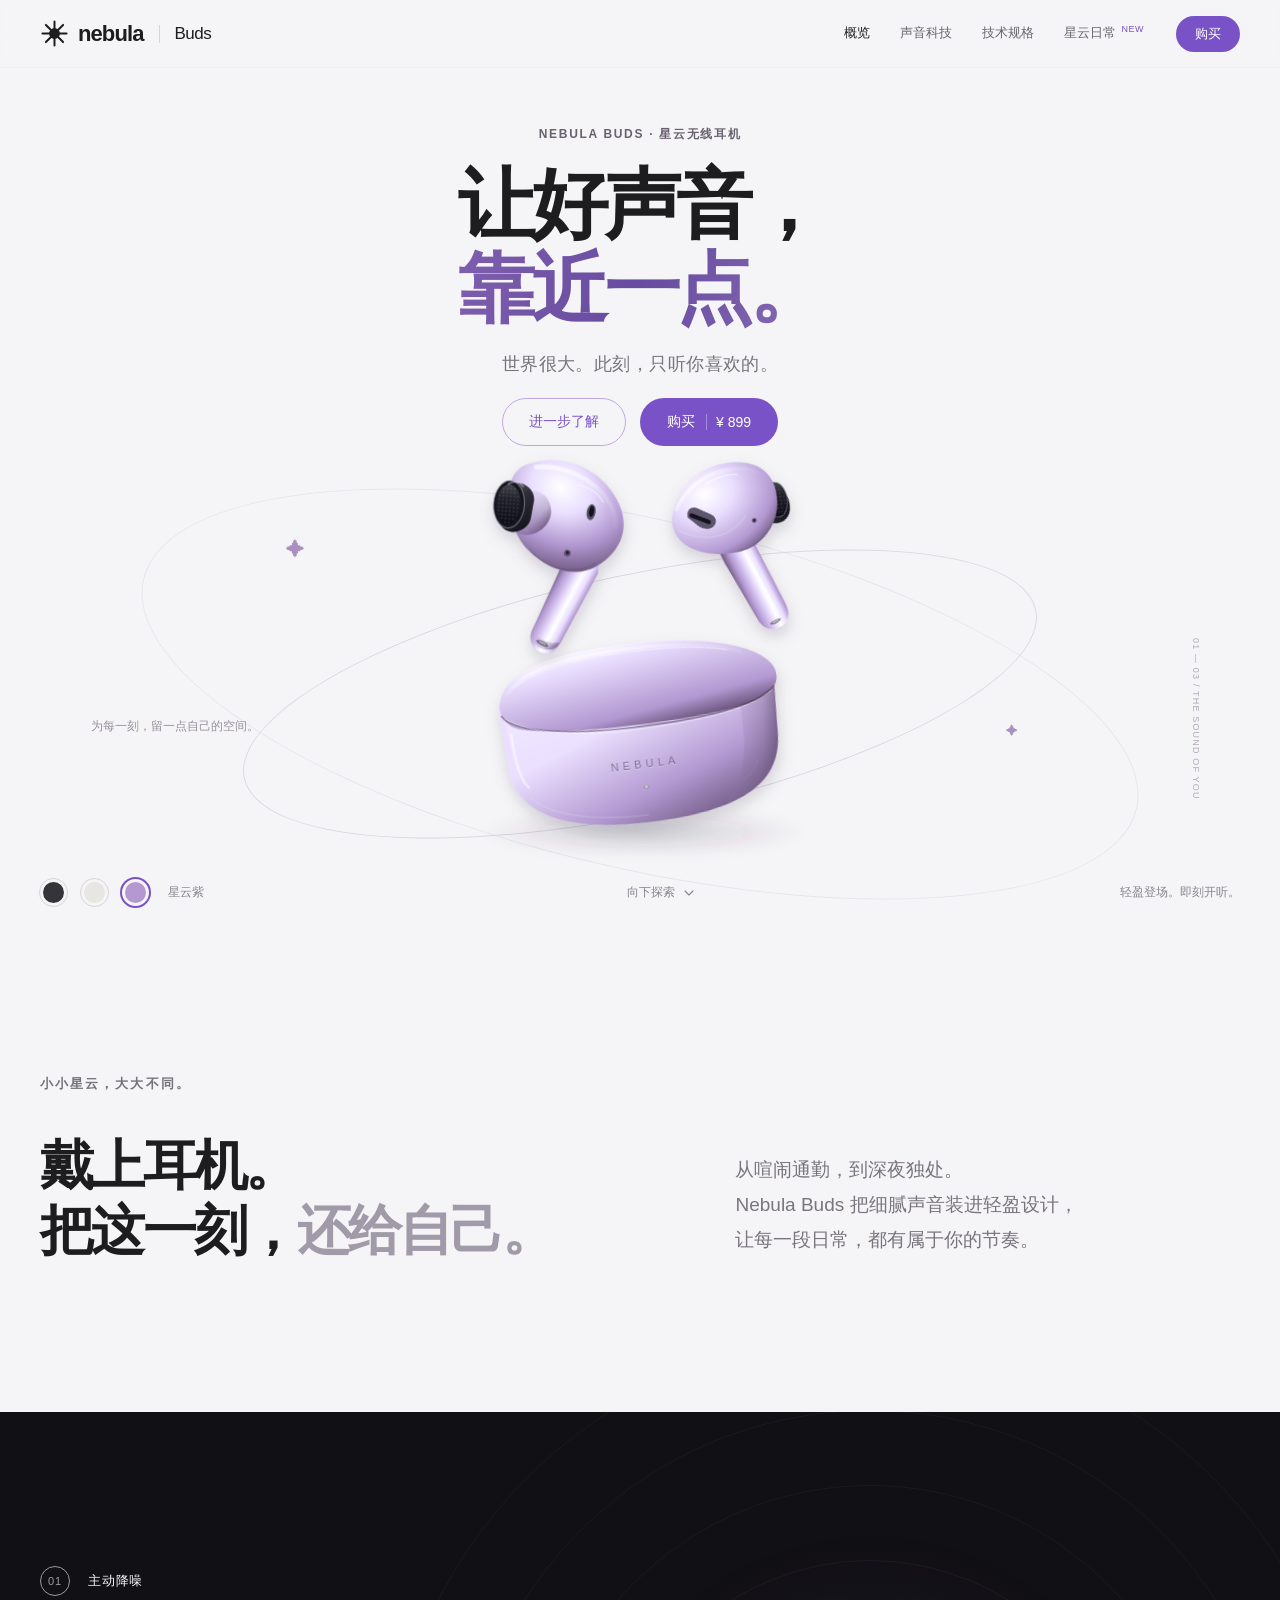
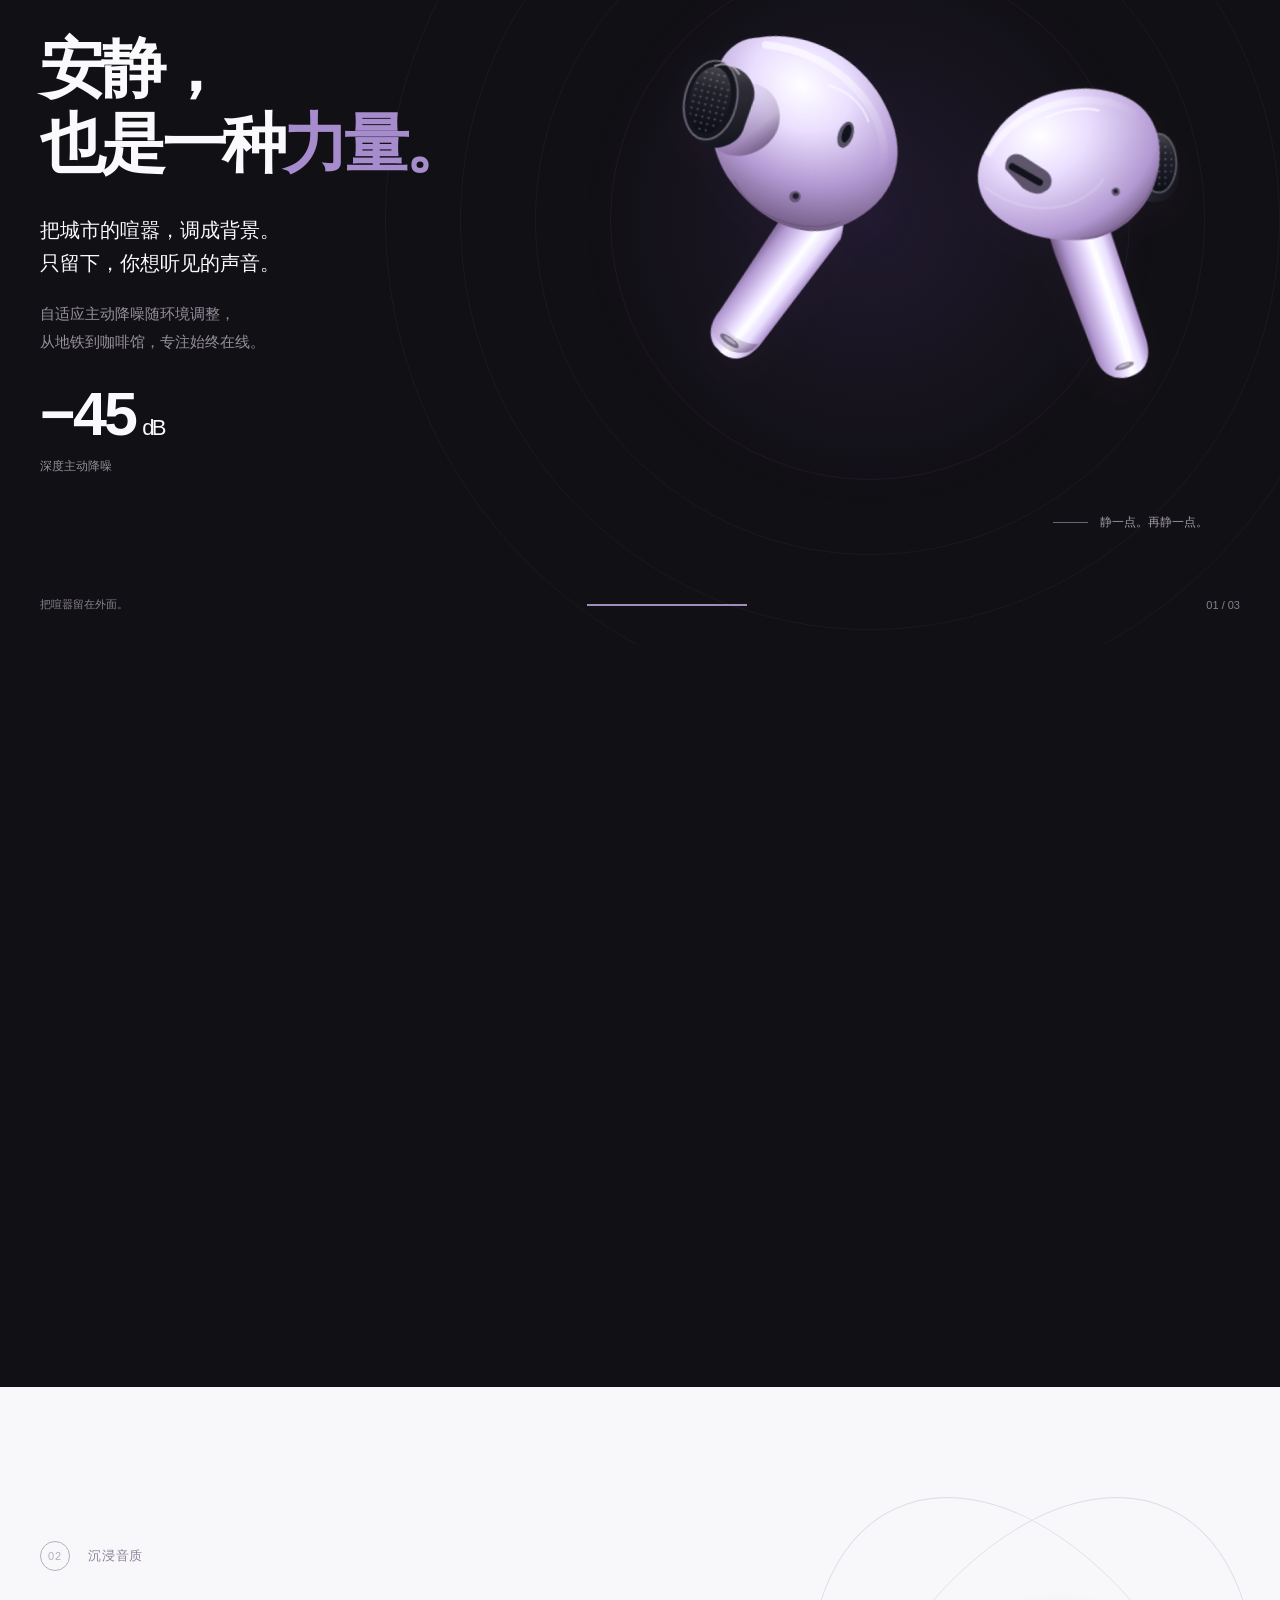
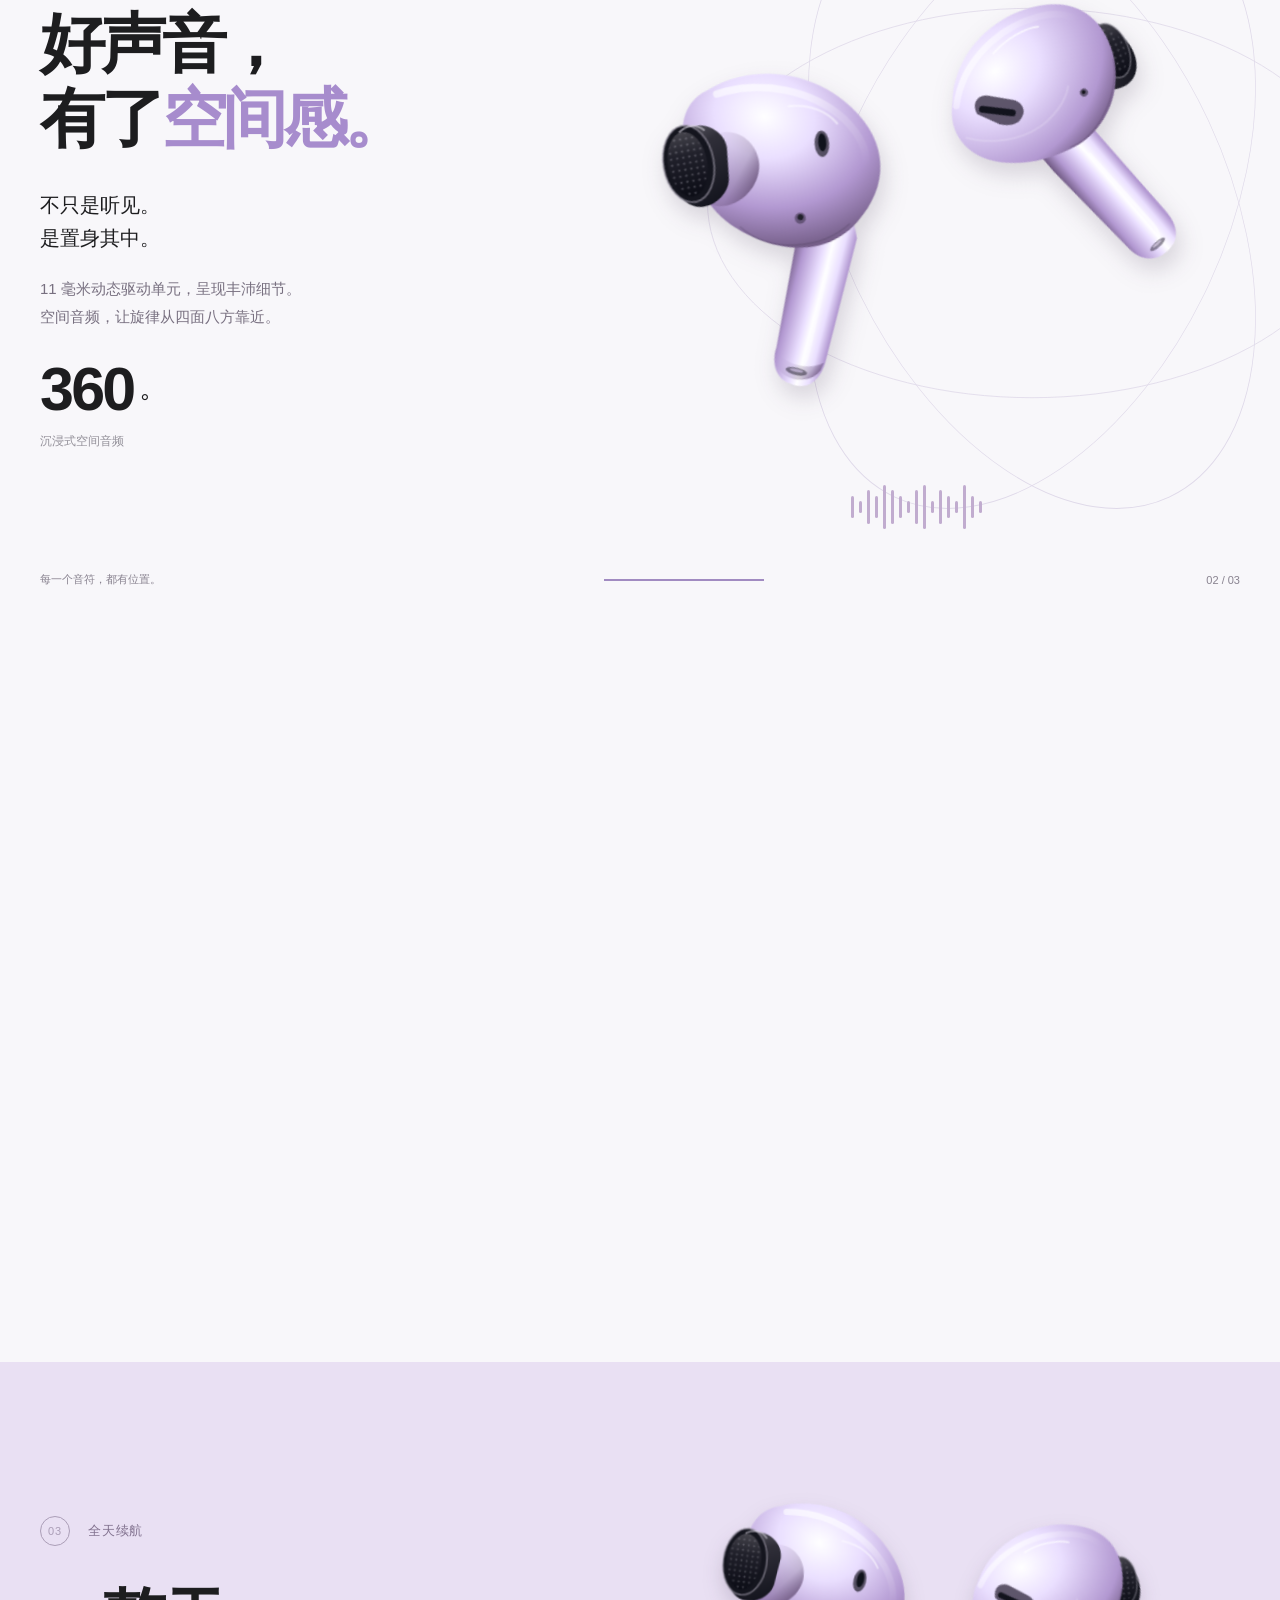
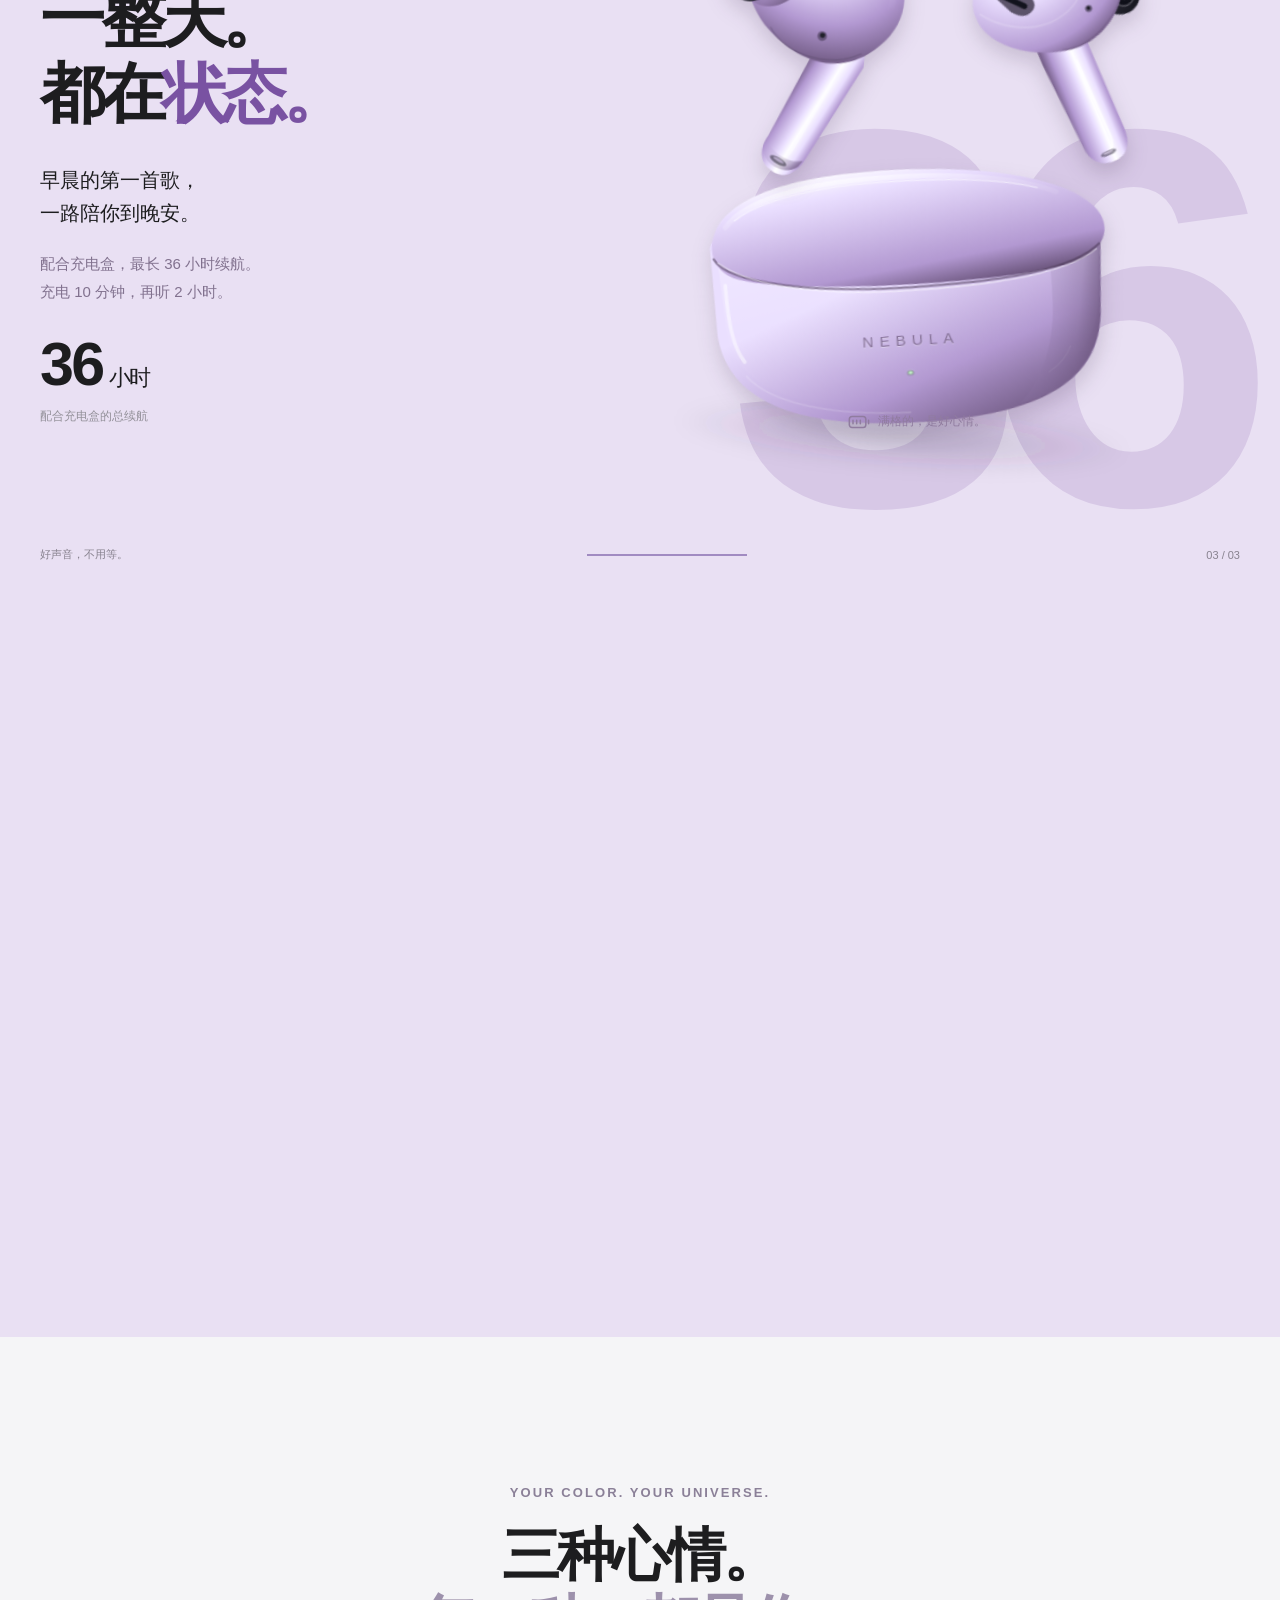
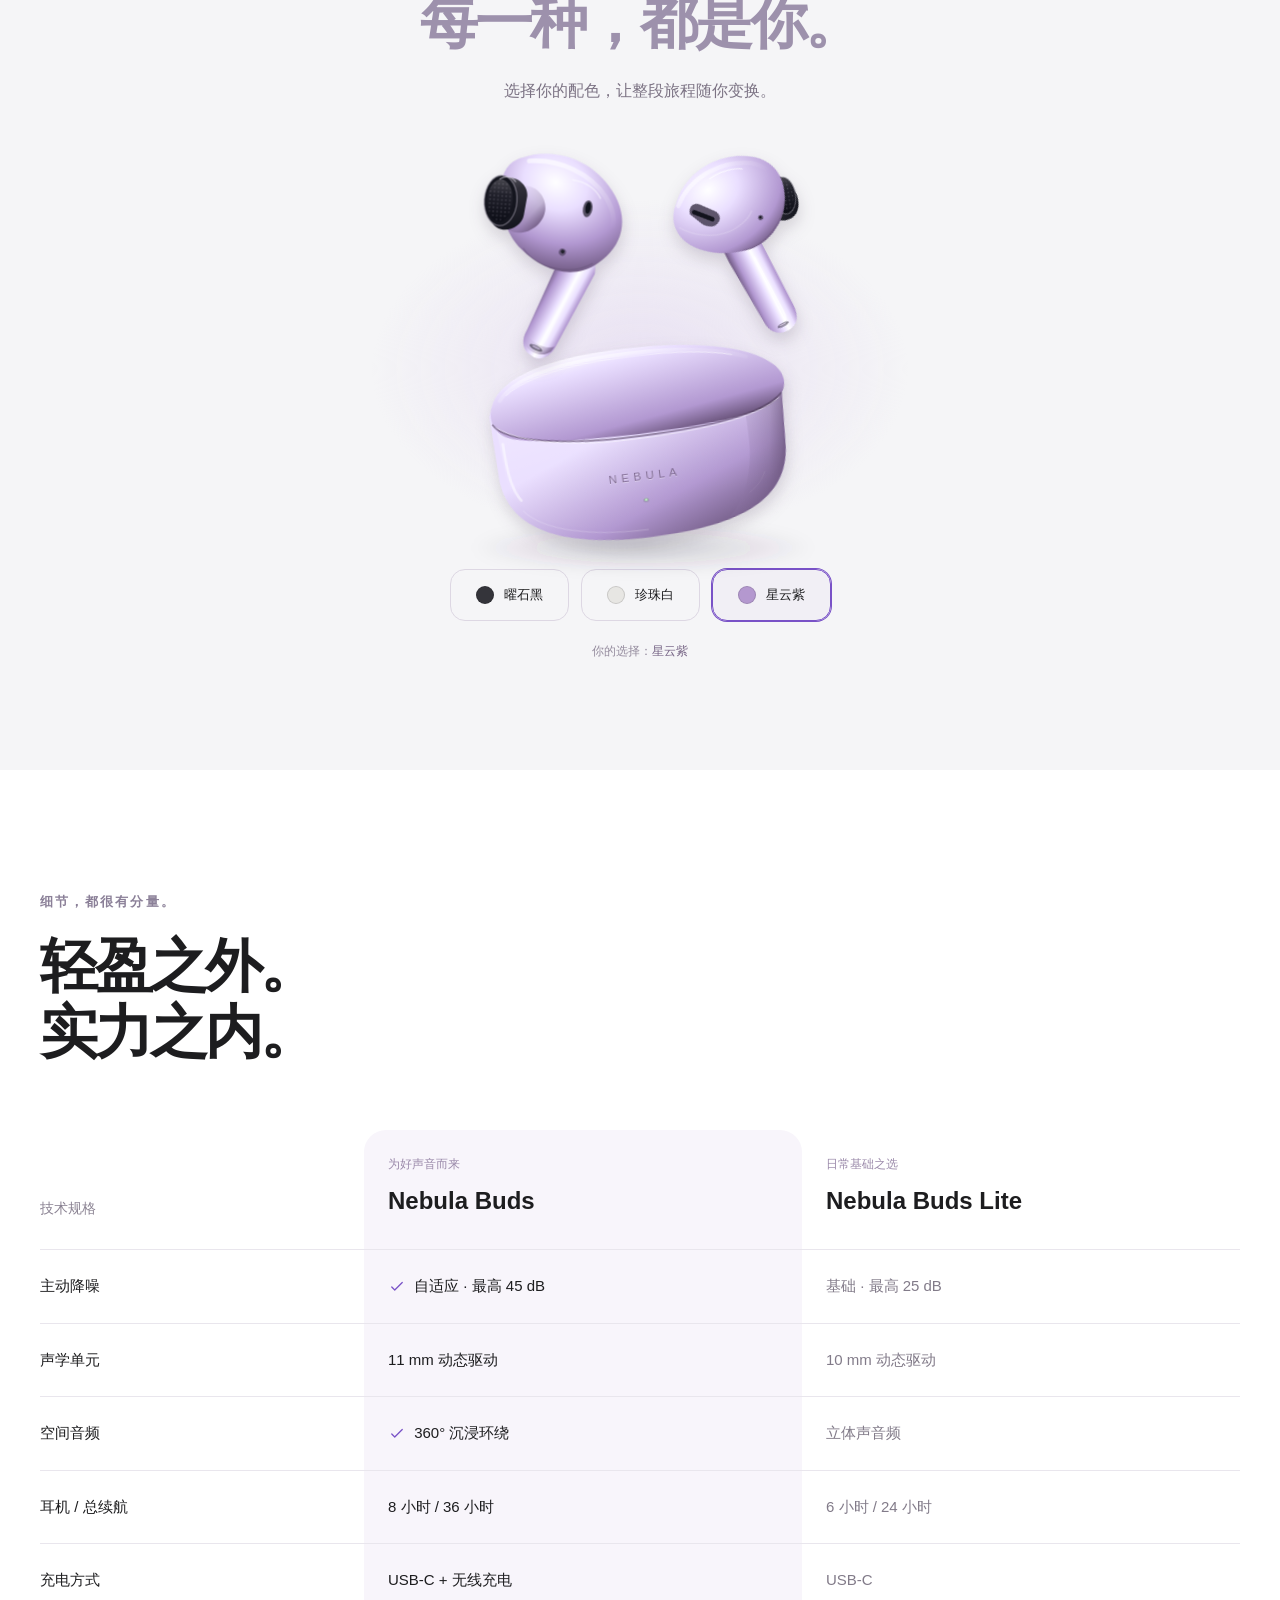
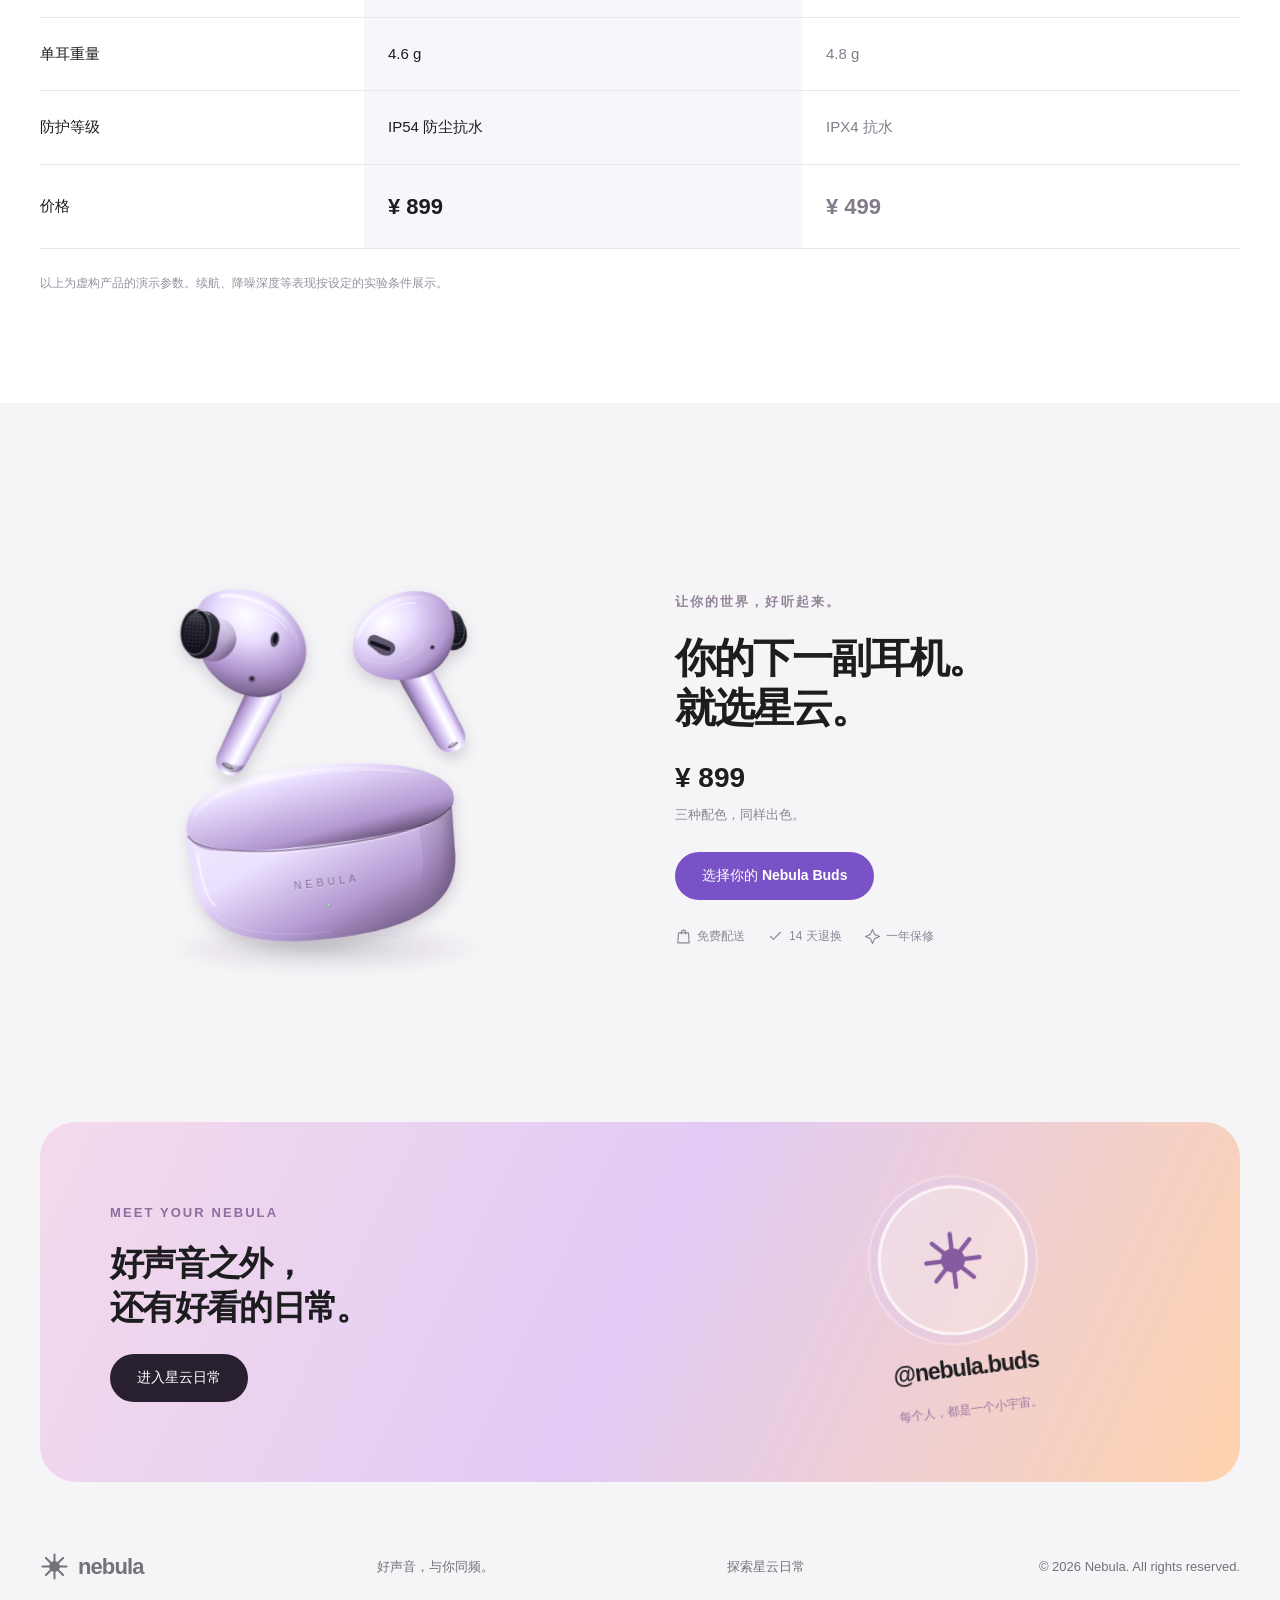
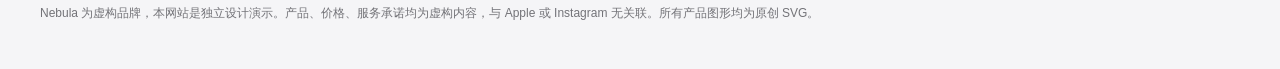
<file: index.html>
<!doctype html>
<html lang="zh-CN">
<head>
  <meta charset="UTF-8">
  <meta name="viewport" content="width=device-width, initial-scale=1">
  <meta name="description" content="Nebula Buds 星云无线耳机。让世界静下来，让好声音靠近。探索主动降噪、空间音频和全天续航。">
  <meta name="theme-color" content="#f5f5f7">
  <title>YMX · Nebula Buds 星云无线耳机 · 让好声音，靠近一点。</title>
  <meta name="robots" content="index, follow">
  <link rel="canonical" href="https://ymx3284253748-dev.github.io/xun/">
  <meta property="og:type" content="website">
  <meta property="og:site_name" content="YMX Nebula Buds">
  <meta property="og:title" content="YMX Nebula Buds 星云无线耳机 · 品牌设计演示">
  <meta property="og:description" content="YMX Nebula Buds 星云无线耳机原创品牌设计演示。探索主动降噪、空间音频、全天续航和三种配色。">
  <meta property="og:url" content="https://ymx3284253748-dev.github.io/xun/">
  <script type="application/ld+json">{"@context":"https://schema.org","@type":"WebSite","name":"YMX Nebula Buds 星云无线耳机","url":"https://ymx3284253748-dev.github.io/xun/","inLanguage":"zh-CN","description":"原创虚构品牌网站设计演示"}</script>
  <link rel="icon" type="image/svg+xml" href="data:image/svg+xml,%3Csvg xmlns='http://www.w3.org/2000/svg' viewBox='0 0 32 32'%3E%3Crect width='32' height='32' rx='9' fill='%237952c7'/%3E%3Cpath d='M16 5v22M5 16h22M8 8l16 16M8 24L24 8' stroke='white' stroke-width='2'/%3E%3C/svg%3E">
  <link rel="stylesheet" href="tokens.css">
  <link rel="stylesheet" href="product.css">
  <script src="components.js" defer></script>
  <script src="product-art.js" defer></script>
  <script src="common.js" defer></script>
  <script src="product.js" defer></script>
</head>
<body class="product-page" data-color="purple">
  <a class="skip-link" href="#main">跳转到内容</a>
  <header class="product-nav" data-glass-nav>
    <nav class="container nav-inner" aria-label="主导航">
      <a class="brand-lockup" href="index.html" aria-label="Nebula 首页"><nb-icon name="nebula"></nb-icon>nebula<span class="brand-divider"></span><span class="nav-product">Buds</span></a>
      <div class="nav-links" id="nav-links"><a href="#overview" class="current">概览</a><a href="#sound">声音科技</a><a href="#compare">技术规格</a><a href="community.html">星云日常 <span class="new-pill">NEW</span></a></div>
      <div class="nav-actions"><button class="button small" data-purchase>购买</button><button class="icon-button menu-toggle" data-menu-toggle aria-label="展开导航" aria-controls="nav-links" aria-expanded="false"><nb-icon name="menu"></nb-icon></button></div>
    </nav>
  </header>
  <main id="main">
    <section class="hero" id="overview" aria-labelledby="hero-title">
      <div class="hero-copy">
        <p class="eyebrow hero-enter">NEBULA BUDS · 星云无线耳机</p>
        <h1 id="hero-title"><span class="hero-enter">让好声音，</span><span class="hero-enter hero-title-accent">靠近一点。</span></h1>
        <p class="hero-subtitle hero-enter">世界很大。此刻，只听你喜欢的。</p>
        <div class="hero-buttons hero-enter"><a class="button secondary" href="#sound">进一步了解</a><button class="button" data-purchase>购买 <span class="button-price">¥ 899</span></button></div>
      </div>
      <div class="hero-visual" aria-label="星云紫耳机与充电盒">
        <div class="hero-orbit orbit-one"></div><div class="hero-orbit orbit-two"></div>
        <span class="hero-star star-a">✦</span><span class="hero-star star-b">✦</span>
        <div class="hero-product"><nebula-product label="Nebula Buds 星云无线耳机与充电盒"></nebula-product></div>
        <span class="visual-caption">为每一刻，留一点自己的空间。</span>
        <span class="visual-index">01 — 03 / THE SOUND OF YOU</span>
      </div>
      <div class="hero-bottom container"><div class="hero-color"><div class="color-options" role="group" aria-label="选择耳机配色"><button class="color-dot" style="--swatch:#34343a" data-color-choice="black" aria-label="曜石黑" aria-pressed="false"></button><button class="color-dot" style="--swatch:#e7e6e3" data-color-choice="white" aria-label="珍珠白" aria-pressed="false"></button><button class="color-dot" style="--swatch:#b498cf" data-color-choice="purple" aria-label="星云紫" aria-pressed="true"></button></div><span data-color-name aria-live="polite">星云紫</span></div><a class="scroll-cue" href="#sound">向下探索 <nb-icon name="down"></nb-icon></a><span class="hero-release">轻盈登场。即刻开听。</span></div>
    </section>

    <section class="intro container" data-reveal>
      <p class="eyebrow">小小星云，大大不同。</p>
      <h2>戴上耳机。<br>把这一刻，<span>还给自己。</span></h2>
      <p>从喧闹通勤，到深夜独处。<br>Nebula Buds 把细腻声音装进轻盈设计，<br>让每一段日常，都有属于你的节奏。</p>
    </section>

    <section class="story-scene scene-quiet" id="sound" data-scene="quiet" aria-labelledby="quiet-title">
      <div class="sticky-stage">
        <div class="scene-ambient quiet-rings"><i></i><i></i><i></i><i></i></div>
        <div class="scene-layout container">
          <div class="scene-copy"><div class="scene-kicker"><span>01</span> 主动降噪</div><h2 id="quiet-title">安静，<br>也是一种<span>力量。</span></h2><p class="scene-paragraph" data-at="0.08">把城市的喧嚣，调成背景。<br>只留下，你想听见的声音。</p><p class="scene-paragraph scene-detail" data-at="0.35">自适应主动降噪随环境调整，<br>从地铁到咖啡馆，专注始终在线。</p><div class="scene-stat" data-at="0.58"><strong>−45<span>dB</span></strong><small>深度主动降噪</small></div></div>
          <div class="scene-product-wrap"><div class="scene-product"><nebula-product variant="buds" label="搭载主动降噪的星云耳机"></nebula-product></div><span class="product-callout"><i></i> 静一点。再静一点。</span></div>
        </div>
        <div class="scene-bottom container"><span>把喧嚣留在外面。</span><div class="scene-progress"><span></span></div><span>01 / 03</span></div>
      </div>
    </section>

    <section class="story-scene scene-space" data-scene="space" aria-labelledby="space-title">
      <div class="sticky-stage">
        <div class="spatial-orbits"><i></i><i></i><i></i></div>
        <div class="scene-layout container">
          <div class="scene-copy"><div class="scene-kicker"><span>02</span> 沉浸音质</div><h2 id="space-title">好声音，<br>有了<span>空间感。</span></h2><p class="scene-paragraph" data-at="0.08">不只是听见。<br>是置身其中。</p><p class="scene-paragraph scene-detail" data-at="0.35">11 毫米动态驱动单元，呈现丰沛细节。<br>空间音频，让旋律从四面八方靠近。</p><div class="scene-stat" data-at="0.58"><strong>360<span>°</span></strong><small>沉浸式空间音频</small></div></div>
          <div class="scene-product-wrap"><div class="scene-product"><nebula-product variant="buds" label="支持空间音频的 Nebula Buds"></nebula-product></div><div class="sound-wave" aria-hidden="true"><i></i><i></i><i></i><i></i><i></i><i></i><i></i><i></i><i></i><i></i><i></i><i></i><i></i><i></i><i></i><i></i><i></i></div></div>
        </div>
        <div class="scene-bottom container"><span>每一个音符，都有位置。</span><div class="scene-progress"><span></span></div><span>02 / 03</span></div>
      </div>
    </section>

    <section class="story-scene scene-power" data-scene="power" aria-labelledby="power-title">
      <div class="sticky-stage">
        <span class="giant-36" aria-hidden="true">36</span>
        <div class="scene-layout container">
          <div class="scene-copy"><div class="scene-kicker"><span>03</span> 全天续航</div><h2 id="power-title">一整天。<br>都在<span>状态。</span></h2><p class="scene-paragraph" data-at="0.08">早晨的第一首歌，<br>一路陪你到晚安。</p><p class="scene-paragraph scene-detail" data-at="0.35">配合充电盒，最长 36 小时续航。<br>充电 10 分钟，再听 2 小时。</p><div class="scene-stat" data-at="0.58"><strong>36<span>小时</span></strong><small>配合充电盒的总续航</small></div></div>
          <div class="scene-product-wrap"><div class="scene-product"><nebula-product label="长续航耳机与充电盒"></nebula-product></div><span class="charging-label"><nb-icon name="battery"></nb-icon> 满格的，是好心情。</span></div>
        </div>
        <div class="scene-bottom container"><span>好声音，不用等。</span><div class="scene-progress"><span></span></div><span>03 / 03</span></div>
      </div>
    </section>

    <section class="color-section container" id="colors" data-reveal>
      <div class="section-heading"><p class="eyebrow">YOUR COLOR. YOUR UNIVERSE.</p><h2>三种心情。<br><span>每一种，都是你。</span></h2><p>选择你的配色，让整段旅程随你变换。</p></div>
      <div class="color-showcase"><div class="color-halo"></div><nebula-product label="可切换三种配色的星云耳机"></nebula-product></div>
      <div class="color-options large-colors" role="group" aria-label="产品配色"><button class="color-tile" data-color-choice="black" aria-pressed="false"><span style="--swatch:#34343a"></span>曜石黑</button><button class="color-tile" data-color-choice="white" aria-pressed="false"><span style="--swatch:#e7e6e3"></span>珍珠白</button><button class="color-tile" data-color-choice="purple" aria-pressed="true"><span style="--swatch:#b498cf"></span>星云紫</button></div>
      <p class="color-current" aria-live="polite">你的选择：<b data-color-name>星云紫</b></p>
    </section>

    <section class="compare-section" id="compare">
      <div class="container"><div class="section-heading" data-reveal><p class="eyebrow">细节，都很有分量。</p><h2>轻盈之外。<br>实力之内。</h2></div>
        <div class="spec-table-wrap" data-reveal><table class="spec-table"><caption class="sr-only">Nebula Buds 与虚构基础款技术参数对比</caption><thead><tr><th scope="col">技术规格</th><th scope="col"><span class="table-label">为好声音而来</span>Nebula Buds</th><th scope="col"><span class="table-label">日常基础之选</span>Nebula Buds Lite</th></tr></thead><tbody><tr><th scope="row">主动降噪</th><td><nb-icon name="check"></nb-icon> 自适应 · 最高 45 dB</td><td>基础 · 最高 25 dB</td></tr><tr><th scope="row">声学单元</th><td>11 mm 动态驱动</td><td>10 mm 动态驱动</td></tr><tr><th scope="row">空间音频</th><td><nb-icon name="check"></nb-icon> 360° 沉浸环绕</td><td>立体声音频</td></tr><tr><th scope="row">耳机 / 总续航</th><td>8 小时 / 36 小时</td><td>6 小时 / 24 小时</td></tr><tr><th scope="row">充电方式</th><td>USB-C + 无线充电</td><td>USB-C</td></tr><tr><th scope="row">单耳重量</th><td>4.6 g</td><td>4.8 g</td></tr><tr><th scope="row">防护等级</th><td>IP54 防尘抗水</td><td>IPX4 抗水</td></tr><tr class="price-row"><th scope="row">价格</th><td>¥ 899</td><td>¥ 499</td></tr></tbody></table></div>
        <p class="spec-note">以上为虚构产品的演示参数。续航、降噪深度等表现按设定的实验条件展示。</p>
      </div>
    </section>

    <section class="buy-section container" id="buy" data-reveal>
      <div class="buy-product"><nebula-product label="Nebula Buds 当前配色"></nebula-product></div>
      <div class="buy-copy"><p class="eyebrow">让你的世界，好听起来。</p><h2>你的下一副耳机。<br>就选星云。</h2><p class="buy-price">¥ 899 <span>三种配色，同样出色。</span></p><button class="button" data-purchase>选择你的 Nebula Buds</button><div class="buy-perks"><span><nb-icon name="bag"></nb-icon> 免费配送</span><span><nb-icon name="check"></nb-icon> 14 天退换</span><span><nb-icon name="spark"></nb-icon> 一年保修</span></div></div>
    </section>

    <section class="community-teaser container" data-reveal><div><span class="eyebrow">MEET YOUR NEBULA</span><h2>好声音之外，<br>还有好看的日常。</h2><a class="button" href="community.html">进入星云日常</a></div><div class="teaser-art" aria-hidden="true"><div class="teaser-ring"><nb-icon name="nebula"></nb-icon></div><span>@nebula.buds</span><span class="teaser-small">每个人，都是一个小宇宙。</span></div></section>
  </main>
  <footer class="site-footer container"><div class="footer-inner"><a class="brand-lockup" href="#overview"><nb-icon name="nebula"></nb-icon>nebula</a><span>好声音，与你同频。</span><a href="community.html">探索星云日常</a><span>© 2026 Nebula. All rights reserved.</span></div><p class="footer-notice">Nebula 为虚构品牌，本网站是独立设计演示。产品、价格、服务承诺均为虚构内容，与 Apple 或 Instagram 无关联。所有产品图形均为原创 SVG。</p></footer>
  <dialog id="purchase-dialog" class="purchase-dialog" aria-labelledby="purchase-title"><button class="icon-button dialog-close" data-close-dialog aria-label="关闭购买面板"><nb-icon name="close"></nb-icon></button><p class="eyebrow">YOUR NEXT NEBULA</p><h2 id="purchase-title">你的星云，你来选。</h2><p>Nebula Buds · ¥ 899</p><nebula-product label="所选耳机配色预览"></nebula-product><div class="purchase-choice"><span data-color-name>星云紫</span><div class="color-options" role="group" aria-label="购买配色"><button class="color-dot" style="--swatch:#34343a" data-color-choice="black" aria-label="选择曜石黑" aria-pressed="false"></button><button class="color-dot" style="--swatch:#e7e6e3" data-color-choice="white" aria-label="选择珍珠白" aria-pressed="false"></button><button class="color-dot" style="--swatch:#b498cf" data-color-choice="purple" aria-label="选择星云紫" aria-pressed="true"></button></div></div><button class="button" data-confirm-purchase>确认选择 · ¥ 899</button><p class="demo-note">本地体验演示，仅保存配色选择，不产生订单或扣款。</p></dialog>
  <noscript><p class="noscript-note">启用 JavaScript 可体验配色切换和滚动动画。页面内容仍可正常浏览。</p></noscript>
</body>
</html>
</file>
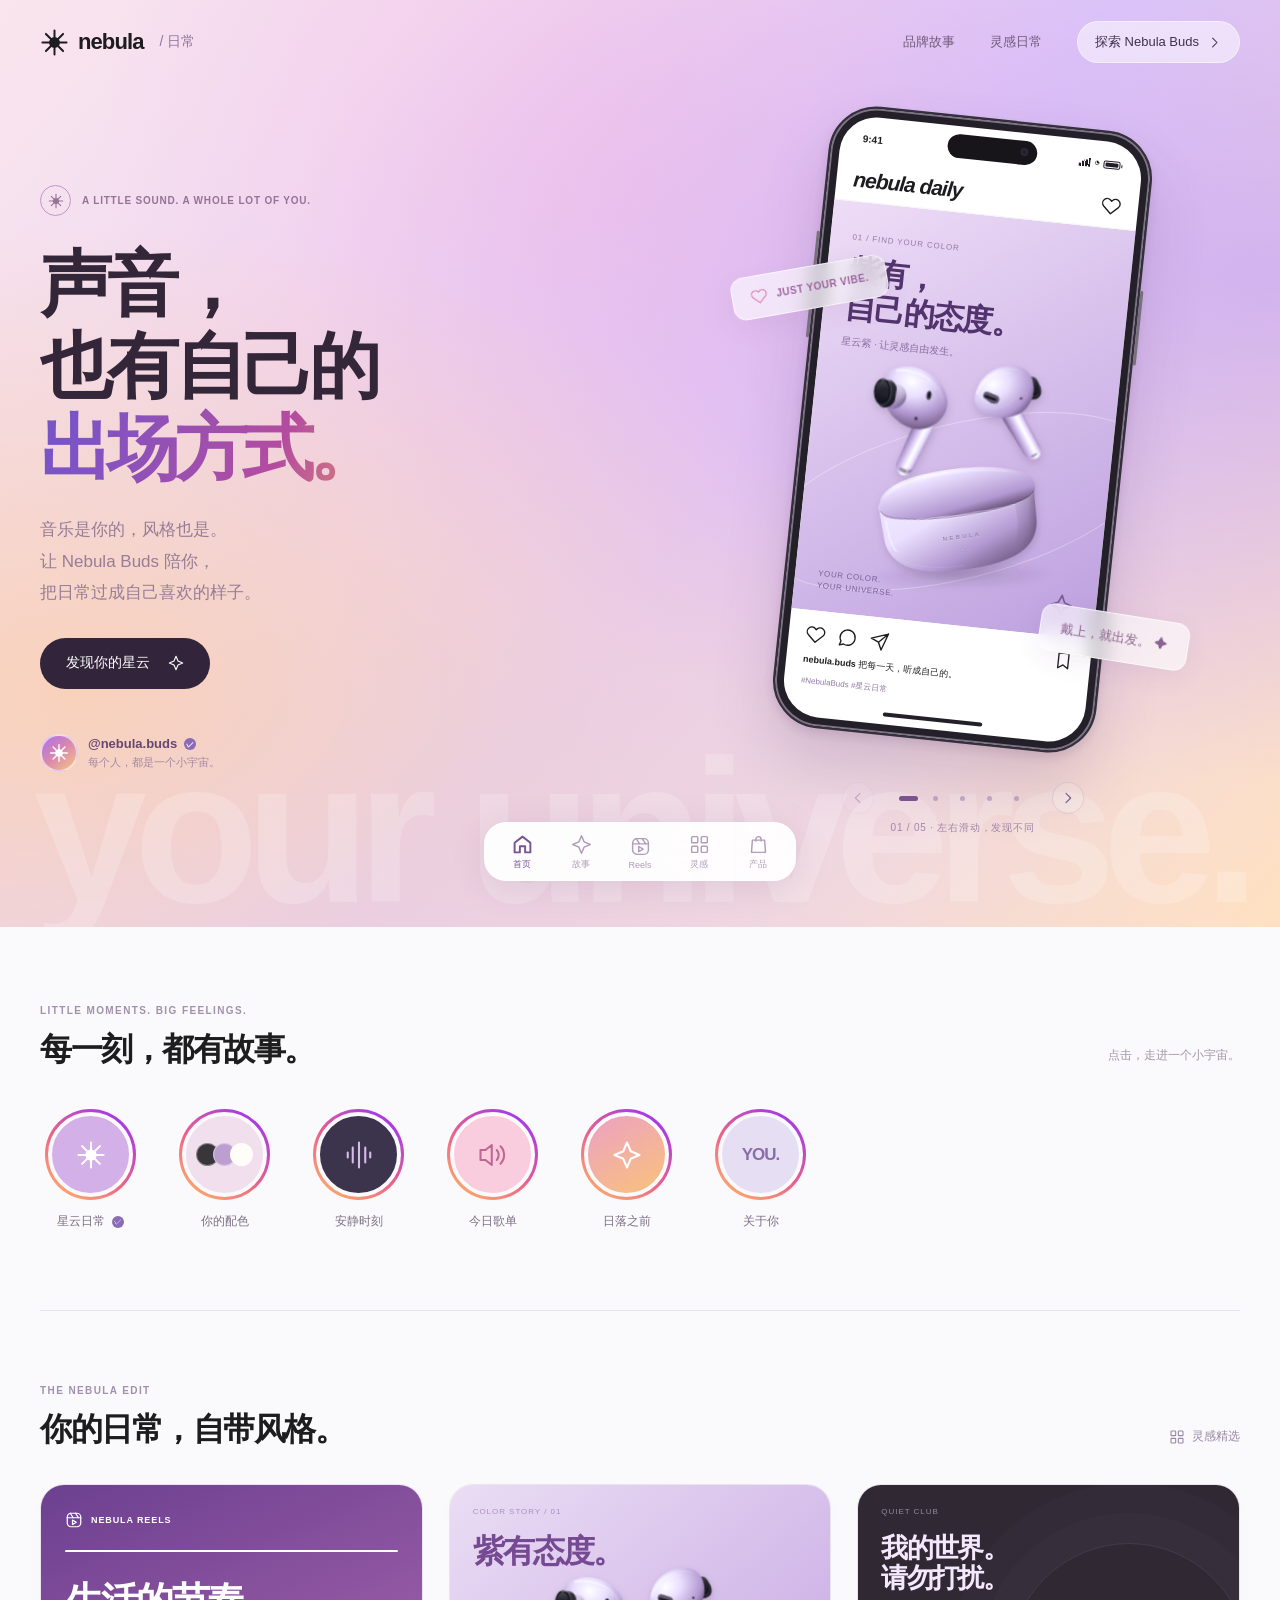
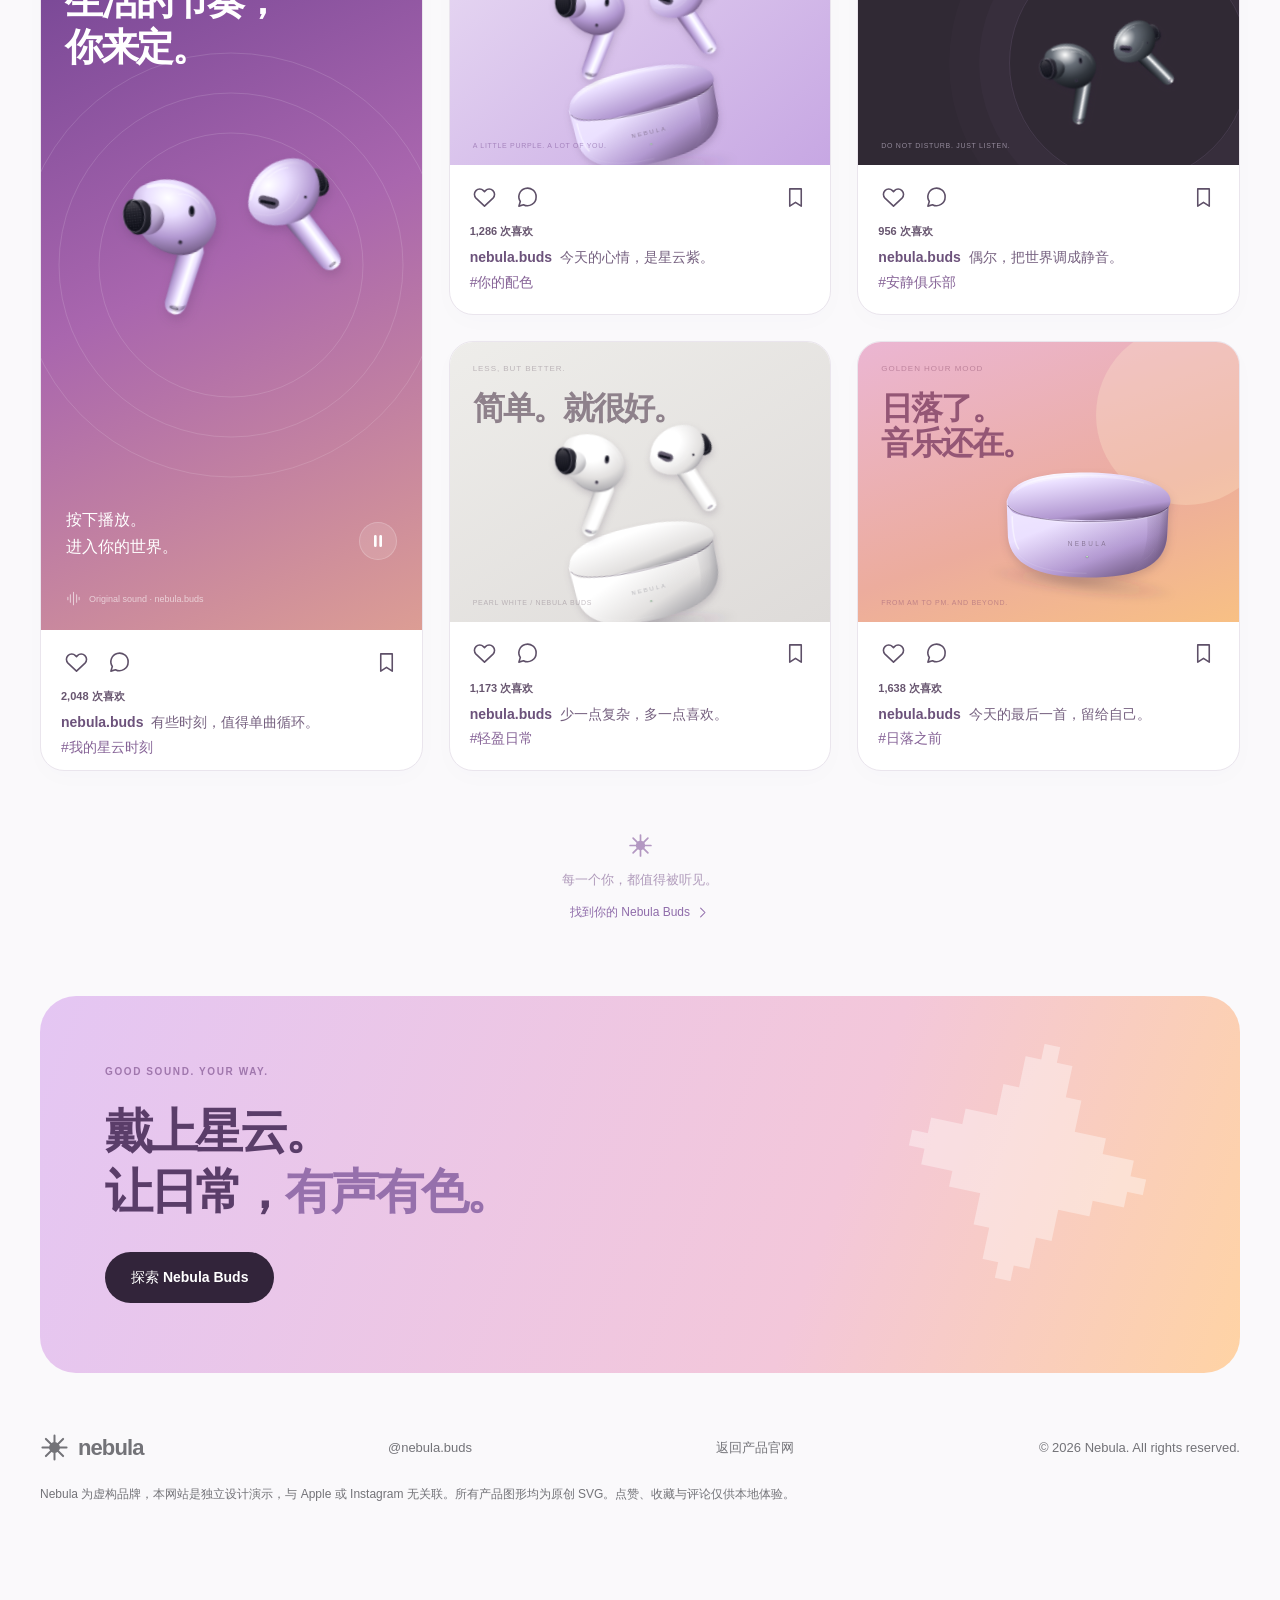
<file: community.html>
<!doctype html>
<html lang="zh-CN">
<head>
  <meta charset="UTF-8">
  <meta name="viewport" content="width=device-width, initial-scale=1">
  <meta name="description" content="在星云日常发现 Nebula Buds。五种听歌心情，三种个性配色，把每一刻过成自己的节奏。">
  <meta name="theme-color" content="#efd7fa">
  <title>YMX · 星云日常 · Nebula, in your world.</title>
  <meta name="robots" content="index, follow">
  <link rel="canonical" href="https://ymx3284253748-dev.github.io/xun/community.html">
  <meta property="og:type" content="website">
  <meta property="og:site_name" content="YMX Nebula Buds">
  <meta property="og:title" content="YMX 星云日常 · Nebula Buds">
  <meta property="og:description" content="探索 YMX Nebula Buds 星云日常：五屏产品灵感、Stories 与 Reels，遇见属于你的声音。">
  <meta property="og:url" content="https://ymx3284253748-dev.github.io/xun/community.html">
  <script type="application/ld+json">{"@context":"https://schema.org","@type":"WebSite","name":"YMX Nebula Buds 星云无线耳机","url":"https://ymx3284253748-dev.github.io/xun/","inLanguage":"zh-CN","description":"原创虚构品牌网站设计演示"}</script>
  <link rel="icon" type="image/svg+xml" href="data:image/svg+xml,%3Csvg xmlns='http://www.w3.org/2000/svg' viewBox='0 0 32 32'%3E%3Crect width='32' height='32' rx='9' fill='%237952c7'/%3E%3Cpath d='M16 5v22M5 16h22M8 8l16 16M8 24L24 8' stroke='white' stroke-width='2'/%3E%3C/svg%3E">
  <link rel="stylesheet" href="tokens.css">
  <link rel="stylesheet" href="community.css">
  <script src="components.js" defer></script>
  <script src="product-art.js" defer></script>
  <script src="common.js" defer></script>
  <script src="community.js" defer></script>
</head>
<body class="community-page" data-color="purple">
  <a class="skip-link" href="#main">跳转到内容</a>
  <main id="main">
  <div class="social-top" id="top">
    <header class="social-nav" data-glass-nav><nav class="container social-nav-inner" aria-label="品牌页导航"><a class="brand-lockup" href="index.html"><nb-icon name="nebula"></nb-icon>nebula<span class="social-label">/ 日常</span></a><div class="social-nav-links"><a href="#stories">品牌故事</a><a href="#feed">灵感日常</a><a href="index.html" class="return-link">探索 Nebula Buds <nb-icon name="chevron"></nb-icon></a></div></nav></header>
      <section class="social-hero container" aria-labelledby="social-title">
        <div class="social-hero-copy"><div class="social-eyebrow"><span class="mini-ring"><nb-icon name="nebula"></nb-icon></span> A LITTLE SOUND. A WHOLE LOT OF YOU.</div><h1 id="social-title">声音，<br>也有自己的<br><span>出场方式。</span></h1><p>音乐是你的，风格也是。<br>让 Nebula Buds 陪你，<br>把日常过成自己喜欢的样子。</p><a class="button social-button" href="#feed">发现你的星云 <nb-icon name="spark"></nb-icon></a><div class="social-handle"><span class="tiny-avatar"><nb-icon name="nebula"></nb-icon></span><span>@nebula.buds <i class="verified" aria-label="品牌账号">✓</i><small>每个人，都是一个小宇宙。</small></span></div></div>
        <div class="phone-presentation"><span class="phone-sticker sticker-one"><nb-icon name="heart"></nb-icon> JUST YOUR VIBE.</span><span class="phone-sticker sticker-two">戴上，就出发。 ✦</span>
          <div class="phone-shell" aria-label="Nebula 产品手机展示">
            <div class="phone-screen"><div class="phone-status" aria-hidden="true"><b>9:41</b><span class="phone-island"></span><div class="status-icons"><i class="signal"></i><span>◔</span><i class="phone-battery"></i></div></div><div class="phone-app-header"><span>nebula daily</span><nb-icon name="heart"></nb-icon></div>
              <div class="phone-carousel" id="phone-carousel" tabindex="0" role="region" aria-roledescription="轮播" aria-label="五屏产品灵感，使用左右方向键或滑动切换">
                <article class="phone-slide slide-purple" aria-label="第 1 屏，共 5 屏：星云紫"><div class="slide-copy"><span>01 / FIND YOUR COLOR</span><h2>紫有，<br>自己的态度。</h2><p>星云紫 · 让灵感自由发生。</p></div><div class="slide-orbit"></div><nebula-product data-color="purple" label="星云紫耳机"></nebula-product><div class="slide-caption"><span>YOUR COLOR.<br>YOUR UNIVERSE.</span><nb-icon name="spark"></nb-icon></div></article>
                <article class="phone-slide slide-quiet" aria-label="第 2 屏，共 5 屏：主动降噪"><div class="slide-copy"><span>02 / QUIET, PLEASE</span><h2>世界很吵。<br>你可以安静。</h2><p>把喧嚣，留在外面。</p></div><div class="slide-orbit"></div><nebula-product variant="buds" data-color="black" label="曜石黑降噪耳机"></nebula-product><div class="slide-caption"><span>45 dB<br>主动降噪</span><nb-icon name="wave"></nb-icon></div></article>
                <article class="phone-slide slide-white" aria-label="第 3 屏，共 5 屏：珍珠白"><div class="slide-copy"><span>03 / KEEP IT LIGHT</span><h2>轻盈。<br>刚刚好。</h2><p>珍珠白 · 简单，也很出色。</p></div><div class="slide-orbit"></div><nebula-product data-color="white" label="珍珠白耳机"></nebula-product><div class="slide-caption"><span>4.6 g<br>轻若无物</span><nb-icon name="spark"></nb-icon></div></article>
                <article class="phone-slide slide-sound" aria-label="第 4 屏，共 5 屏：空间音频"><div class="slide-copy"><span>04 / ALL AROUND YOU</span><h2>让喜欢的歌，<br>环绕着你。</h2><p>360° 空间音频，沉浸每一秒。</p></div><div class="slide-orbit"></div><nebula-product variant="buds" data-color="purple" label="空间音频耳机"></nebula-product><div class="slide-caption"><span>FEEL EVERY<br>NOTE.</span><nb-icon name="volume"></nb-icon></div></article>
                <article class="phone-slide slide-sunset" aria-label="第 5 屏，共 5 屏：全天续航"><div class="slide-copy"><span>05 / ALL DAY, YOUR WAY</span><h2>从日出，<br>听到日落。</h2><p>36 小时续航，快乐不暂停。</p></div><div class="slide-orbit"></div><nebula-product variant="case" data-color="purple" label="星云长续航充电盒"></nebula-product><div class="slide-caption"><span>GOOD SOUND.<br>GOOD DAY.</span><nb-icon name="battery"></nb-icon></div></article>
              </div>
              <div class="phone-post-footer"><div><nb-icon name="heart"></nb-icon><nb-icon name="comment"></nb-icon><nb-icon name="send"></nb-icon><nb-icon class="phone-save" name="bookmark"></nb-icon></div><b>nebula.buds <span>把每一天，听成自己的。</span></b><small>#NebulaBuds #星云日常</small></div><div class="phone-home-indicator" aria-hidden="true"></div>
            </div>
          </div>
          <div class="carousel-controls" aria-label="轮播控制"><button class="carousel-arrow" data-carousel-prev aria-label="上一屏" disabled><nb-icon name="chevron"></nb-icon></button><div class="carousel-dots" role="group" aria-label="选择产品展示屏"><button data-slide="0" aria-label="第 1 屏：星云紫" aria-current="true"></button><button data-slide="1" aria-label="第 2 屏：主动降噪"></button><button data-slide="2" aria-label="第 3 屏：珍珠白"></button><button data-slide="3" aria-label="第 4 屏：空间音频"></button><button data-slide="4" aria-label="第 5 屏：全天续航"></button></div><button class="carousel-arrow" data-carousel-next aria-label="下一屏"><nb-icon name="chevron"></nb-icon></button></div><span class="carousel-instruction" aria-live="polite" data-carousel-status>01 / 05 · 左右滑动，发现不同</span>
        </div>
      </section>
    <span class="gradient-wordmark" aria-hidden="true">your universe.</span>
  </div>

  <section class="stories-section container" id="stories" aria-labelledby="stories-title"><div class="social-section-top"><div><p class="eyebrow">LITTLE MOMENTS. BIG FEELINGS.</p><h2 id="stories-title">每一刻，都有故事。</h2></div><span>点击，走进一个小宇宙。</span></div><div class="stories-row">
    <button class="story-avatar" data-story="0"><span class="story-ring"><span class="avatar avatar-brand"><nb-icon name="nebula"></nb-icon></span></span><span>星云日常 <i class="verified">✓</i></span></button>
    <button class="story-avatar" data-story="1"><span class="story-ring"><span class="avatar avatar-color"><i></i><i></i><i></i></span></span><span>你的配色</span></button>
    <button class="story-avatar" data-story="2"><span class="story-ring"><span class="avatar avatar-quiet"><nb-icon name="wave"></nb-icon></span></span><span>安静时刻</span></button>
    <button class="story-avatar" data-story="3"><span class="story-ring"><span class="avatar avatar-music"><nb-icon name="volume"></nb-icon></span></span><span>今日歌单</span></button>
    <button class="story-avatar" data-story="4"><span class="story-ring"><span class="avatar avatar-sunset"><nb-icon name="spark"></nb-icon></span></span><span>日落之前</span></button>
    <button class="story-avatar" data-story="5"><span class="story-ring"><span class="avatar avatar-note"><span>YOU.</span></span></span><span>关于你</span></button>
  </div></section>

  <section class="feed-section container" id="feed" aria-labelledby="feed-title"><div class="social-section-top"><div><p class="eyebrow">THE NEBULA EDIT</p><h2 id="feed-title">你的日常，自带风格。</h2></div><div class="feed-label"><nb-icon name="grid"></nb-icon> 灵感精选</div></div>
    <div class="post-grid">
      <article class="post-card reels-card" id="reels" data-post="reels"><div class="reel-visual"><div class="reel-label"><nb-icon name="reel"></nb-icon> NEBULA REELS</div><div class="reel-progress"><span></span></div><div class="reel-orbits" aria-hidden="true"><i></i><i></i><i></i></div><div class="reel-title">生活的节奏，<br>你来定。</div><nebula-product variant="buds" data-color="purple" label="Reels 中的星云耳机"></nebula-product><div class="reel-bottom"><p>按下播放。<br>进入你的世界。</p><button class="reel-toggle icon-button" aria-label="暂停 Reels 动画" aria-pressed="false"><nb-icon name="pause"></nb-icon></button></div><div class="reel-track"><nb-icon name="wave"></nb-icon><span>Original sound · nebula.buds</span></div></div><div class="post-body"><div class="post-actions"><button data-like aria-label="点赞生活的节奏" aria-pressed="false"><nb-icon name="heart"></nb-icon></button><button data-comment aria-label="评论生活的节奏"><nb-icon name="comment"></nb-icon></button><button class="save-action" data-save aria-label="收藏生活的节奏" aria-pressed="false"><nb-icon name="bookmark"></nb-icon></button></div><b class="post-likes"><span data-likes="2048">2,048</span> 次喜欢</b><p><b>nebula.buds</b> 有些时刻，值得单曲循环。<span>#我的星云时刻</span></p></div></article>
      <article class="post-card" data-post="purple"><div class="post-visual post-purple"><span class="post-tag">COLOR STORY / 01</span><h3>紫有态度。</h3><nebula-product data-color="purple" label="星云紫产品摄影插画"></nebula-product><span class="post-art-note">A LITTLE PURPLE. A LOT OF YOU.</span></div><div class="post-body"><div class="post-actions"><button data-like aria-label="点赞星云紫帖子" aria-pressed="false"><nb-icon name="heart"></nb-icon></button><button data-comment aria-label="评论星云紫帖子"><nb-icon name="comment"></nb-icon></button><button class="save-action" data-save aria-label="收藏星云紫帖子" aria-pressed="false"><nb-icon name="bookmark"></nb-icon></button></div><b class="post-likes"><span data-likes="1286">1,286</span> 次喜欢</b><p><b>nebula.buds</b> 今天的心情，是星云紫。<span>#你的配色</span></p></div></article>
      <article class="post-card" data-post="quiet"><div class="post-visual post-black"><span class="post-tag">QUIET CLUB</span><div class="post-quiet-ring"></div><h3>我的世界。<br>请勿打扰。</h3><nebula-product variant="buds" data-color="black" label="曜石黑耳机"></nebula-product><span class="post-art-note">DO NOT DISTURB. JUST LISTEN.</span></div><div class="post-body"><div class="post-actions"><button data-like aria-label="点赞安静时刻帖子" aria-pressed="false"><nb-icon name="heart"></nb-icon></button><button data-comment aria-label="评论安静时刻帖子"><nb-icon name="comment"></nb-icon></button><button class="save-action" data-save aria-label="收藏安静时刻帖子" aria-pressed="false"><nb-icon name="bookmark"></nb-icon></button></div><b class="post-likes"><span data-likes="956">956</span> 次喜欢</b><p><b>nebula.buds</b> 偶尔，把世界调成静音。<span>#安静俱乐部</span></p></div></article>
      <article class="post-card" data-post="white"><div class="post-visual post-white"><span class="post-tag">LESS, BUT BETTER.</span><h3>简单。就很好。</h3><nebula-product data-color="white" label="珍珠白耳机"></nebula-product><span class="post-art-note">PEARL WHITE / NEBULA BUDS</span></div><div class="post-body"><div class="post-actions"><button data-like aria-label="点赞珍珠白帖子" aria-pressed="false"><nb-icon name="heart"></nb-icon></button><button data-comment aria-label="评论珍珠白帖子"><nb-icon name="comment"></nb-icon></button><button class="save-action" data-save aria-label="收藏珍珠白帖子" aria-pressed="false"><nb-icon name="bookmark"></nb-icon></button></div><b class="post-likes"><span data-likes="1173">1,173</span> 次喜欢</b><p><b>nebula.buds</b> 少一点复杂，多一点喜欢。<span>#轻盈日常</span></p></div></article>
      <article class="post-card" data-post="sunset"><div class="post-visual post-sunset"><span class="post-tag">GOLDEN HOUR MOOD</span><div class="sunset-disc"></div><h3>日落了。<br>音乐还在。</h3><nebula-product variant="case" data-color="purple" label="日落色背景的充电盒"></nebula-product><span class="post-art-note">FROM AM TO PM. AND BEYOND.</span></div><div class="post-body"><div class="post-actions"><button data-like aria-label="点赞日落歌单帖子" aria-pressed="false"><nb-icon name="heart"></nb-icon></button><button data-comment aria-label="评论日落歌单帖子"><nb-icon name="comment"></nb-icon></button><button class="save-action" data-save aria-label="收藏日落歌单帖子" aria-pressed="false"><nb-icon name="bookmark"></nb-icon></button></div><b class="post-likes"><span data-likes="1638">1,638</span> 次喜欢</b><p><b>nebula.buds</b> 今天的最后一首，留给自己。<span>#日落之前</span></p></div></article>
    </div>
    <div class="feed-end"><nb-icon name="nebula"></nb-icon><p>每一个你，都值得被听见。</p><a href="index.html#colors">找到你的 Nebula Buds <nb-icon name="chevron"></nb-icon></a></div>
  </section>
  <section class="social-outro container"><span class="eyebrow">GOOD SOUND. YOUR WAY.</span><h2>戴上星云。<br>让日常，<span>有声有色。</span></h2><a class="button social-button" href="index.html#buy">探索 Nebula Buds</a><span class="outro-spark" aria-hidden="true">✦</span></section>
  </main>
  <footer class="site-footer container"><div class="footer-inner"><a class="brand-lockup" href="index.html"><nb-icon name="nebula"></nb-icon>nebula</a><span>@nebula.buds</span><a href="index.html">返回产品官网</a><span>© 2026 Nebula. All rights reserved.</span></div><p class="footer-notice">Nebula 为虚构品牌，本网站是独立设计演示，与 Apple 或 Instagram 无关联。所有产品图形均为原创 SVG。点赞、收藏与评论仅供本地体验。</p></footer>
  <nav class="bottom-tabs" aria-label="品牌页底部导航"><a href="#top" class="active" aria-label="首页" aria-current="page"><nb-icon name="home"></nb-icon><span>首页</span></a><a href="#stories" aria-label="故事"><nb-icon name="spark"></nb-icon><span>故事</span></a><a href="#reels" aria-label="Reels"><nb-icon name="reel"></nb-icon><span>Reels</span></a><a href="#feed" aria-label="灵感"><nb-icon name="grid"></nb-icon><span>灵感</span></a><a href="index.html#buy" aria-label="产品"><nb-icon name="bag"></nb-icon><span>产品</span></a></nav>
  <dialog id="story-dialog" class="story-dialog" aria-labelledby="story-title"><button class="icon-button dialog-close" data-close-dialog aria-label="关闭故事"><nb-icon name="close"></nb-icon></button><div class="story-modal-art"><div class="story-modal-progress" aria-hidden="true"><i></i><i></i><i></i><i></i><i></i><i></i></div><div class="story-modal-account"><span class="tiny-avatar"><nb-icon name="nebula"></nb-icon></span> nebula.buds <span>刚刚</span></div><p class="eyebrow" data-story-kicker></p><h2 id="story-title"></h2><nebula-product label="星云品牌故事中的耳机"></nebula-product><p data-story-copy></p></div><div class="story-modal-controls"><button class="icon-button" data-story-prev aria-label="上一个故事"><nb-icon name="chevron"></nb-icon></button><span data-story-count></span><button class="icon-button" data-story-next aria-label="下一个故事"><nb-icon name="chevron"></nb-icon></button></div></dialog>
  <dialog id="comment-dialog" class="comment-dialog" aria-labelledby="comment-title"><button class="icon-button dialog-close" data-close-dialog aria-label="关闭评论"><nb-icon name="close"></nb-icon></button><p class="eyebrow">LEAVE A LITTLE GOOD VIBE</p><h2 id="comment-title">聊聊你的星云时刻。</h2><div class="comment-thread" aria-live="polite"></div><form id="comment-form"><label class="sr-only" for="comment-input">添加评论</label><input id="comment-input" required maxlength="180" placeholder="分享此刻的心情…" autocomplete="off"><button class="button small" type="submit">发布</button></form><p class="comment-note">评论保留在本次浏览中，未发送至网络。</p></dialog>
</body>
</html>
</file>
<file: tokens.css>
:root {
  color-scheme: light;
  --brand: #7952c7;
  --brand-bright: #9663e9;
  --ink: #1d1d1f;
  --muted: #737378;
  --paper: #f5f5f7;
  --surface: #fff;
  --line: rgba(29,29,31,.12);
  --radius-sm: 14px;
  --radius-md: 24px;
  --radius-lg: 36px;
  --radius-pill: 999px;
  --text-xs: .8125rem;
  --text-sm: .875rem;
  --text-md: 1rem;
  --text-lg: 1.25rem;
  --text-xl: clamp(1.65rem, 3vw, 2.5rem);
  --text-display: clamp(3.1rem, 6.8vw, 6.5rem);
  --font: -apple-system, BlinkMacSystemFont, "Segoe UI", "PingFang SC", "Microsoft YaHei", Arial, sans-serif;
  --ease: cubic-bezier(.22,1,.36,1);
  --product-light: #eadfff;
  --product-mid: #b298d1;
  --product-dark: #685279;
}
* { box-sizing: border-box; }
html { scroll-behavior: smooth; scroll-padding-top: 92px; }
body { margin: 0; color: var(--ink); font-family: var(--font); -webkit-font-smoothing: antialiased; font-size: var(--text-md); }
button, input, select { font: inherit; }
button, a { -webkit-tap-highlight-color: transparent; }
button { cursor: pointer; }
a { color: inherit; text-decoration: none; }
button { color: inherit; }
img, svg { max-width: 100%; }
button, a, input, select { touch-action: manipulation; }
:focus-visible { outline: 3px solid var(--brand); outline-offset: 5px; }
::selection { background: #d6baff; color: #271642; }
nb-icon { display: inline-flex; width: 22px; height: 22px; flex: 0 0 auto; vertical-align: middle; }
nb-icon svg { width: 100%; height: 100%; overflow: visible; }
nebula-product { display: block; width: 100%; }
nebula-product > svg { display: block; width: 100%; height: auto; overflow: visible; }
.container { width: min(1200px, calc(100% - 80px)); margin-inline: auto; }
.brand-lockup { display: inline-flex; align-items: center; gap: 9px; font-size: 22px; font-weight: 650; letter-spacing: -.9px; }
.brand-lockup nb-icon { width: 29px; height: 29px; }
.eyebrow { font-size: var(--text-xs); font-weight: 650; letter-spacing: .16em; text-transform: uppercase; }
.button { display: inline-flex; justify-content: center; align-items: center; gap: 8px; min-height: 48px; padding: 12px 26px; border-radius: var(--radius-pill); border: 1px solid transparent; font-size: var(--text-sm); font-weight: 550; background: var(--brand); color: #fff; transition: background .25s, transform .25s, box-shadow .25s; }
.button:hover { background: #6742ad; transform: translateY(-2px); box-shadow: 0 8px 24px #7952c725; }
.button.secondary { background: transparent; color: var(--brand); border-color: #bfa7e6; }
.button.secondary:hover { background: #7952c70b; }
.button.small { min-height: 36px; padding: 8px 18px; font-size: var(--text-xs); }
.icon-button { width: 42px; height: 42px; border: 0; border-radius: 50%; display: inline-flex; align-items: center; justify-content: center; background: #f3f3f5; }
.icon-button:hover { background: #e9e5f0; }
.sr-only { position: absolute; width: 1px; height: 1px; padding: 0; overflow: hidden; clip: rect(0,0,0,0); white-space: nowrap; border: 0; }
.skip-link { position: fixed; left: 16px; top: -80px; z-index: 1000; background: var(--ink); color: white; padding: 12px 22px; border-radius: 12px; }
.skip-link:focus { top: 16px; }
.color-options { display: inline-flex; align-items: center; gap: 14px; }
.color-dot { width: 27px; height: 27px; border: 3px solid transparent; border-radius: 50%; background: var(--swatch); background-clip: padding-box; position: relative; padding: 0; }
.color-dot::after { content: ""; position: absolute; inset: -4px; border: 1px solid #9995; border-radius: 50%; }
.color-dot[aria-pressed="true"]::after { border: 2px solid var(--brand); inset: -5px; }
.color-dot:hover { transform: scale(1.12); }
[data-color="black"] { --product-light: #697079; --product-mid: #33383f; --product-dark: #111319; }
[data-color="white"] { --product-light: #fff; --product-mid: #e2e0df; --product-dark: #9d9ca2; }
[data-color="purple"] { --product-light: #eadfff; --product-mid: #b298d1; --product-dark: #685279; }
.site-footer { padding: 42px 0 32px; font-size: var(--text-xs); color: var(--muted); }
.footer-inner { display: flex; align-items: center; justify-content: space-between; gap: 24px; flex-wrap: wrap; }
.footer-inner a:hover { color: var(--brand); }
.footer-notice { margin-top: 22px; line-height: 1.8; font-size: 12px; }
.toast { position: fixed; bottom: 28px; left: 50%; transform: translate(-50%, 15px); background: #242029; color: white; padding: 14px 22px; border-radius: 16px; box-shadow: 0 10px 40px #0003; z-index: 200; opacity: 0; visibility: hidden; transition: .25s; max-width: calc(100% - 32px); font-size: var(--text-sm); text-align: center; }
.toast.visible { opacity: 1; visibility: visible; transform: translate(-50%,0); }
dialog { border: 0; padding: 0; border-radius: var(--radius-lg); color: var(--ink); max-width: calc(100% - 32px); background: white; box-shadow: 0 24px 100px #0004; }
dialog::backdrop { background: #17101d88; backdrop-filter: blur(9px); }
.dialog-close { position: absolute; right: 18px; top: 18px; z-index: 5; }
.purchase-dialog { width: 470px; padding: 38px; }
.purchase-dialog h2 { font-size: 28px; letter-spacing: -.8px; margin: 0 0 8px; }
.purchase-dialog > p { color: var(--muted); line-height: 1.6; }
.purchase-dialog nebula-product { width: 240px; margin: -10px auto -22px; }
.purchase-dialog .purchase-choice { display: flex; align-items: center; justify-content: space-between; padding: 22px 0; border-block: 1px solid var(--line); margin-bottom: 24px; }
.purchase-dialog .button { width: 100%; }
.purchase-dialog .demo-note { font-size: 12px; margin: 18px 0 0; text-align: center; }
@media (max-width: 760px) { .container { width: calc(100% - 40px); } .brand-lockup { font-size: 20px; } .purchase-dialog { padding: 32px 24px; } }
@media (prefers-reduced-motion: reduce) { html { scroll-behavior: auto; } *, *::before, *::after { animation-duration: .01ms !important; animation-iteration-count: 1 !important; transition-duration: .01ms !important; } }
</file>
<file: product.css>
.product-page { background: var(--paper); }
.product-nav { height: 68px; position: sticky; top: 0; z-index: 100; background: #f5f5f7aa; backdrop-filter: blur(12px) saturate(140%); border-bottom: 1px solid #00000008; transition: background .35s, backdrop-filter .35s, box-shadow .35s; }
.product-nav.scrolled { background: #f5f5f7df; backdrop-filter: blur(28px) saturate(170%); box-shadow: 0 1px 14px #00000006; }
.nav-inner { height: 100%; display: flex; align-items: center; justify-content: space-between; gap: 32px; }
.brand-divider { height: 18px; width: 1px; background: #1d1d1f25; margin: 0 6px; }
.nav-product { font-size: 17px; font-weight: 500; letter-spacing: -.5px; }
.nav-links { display: flex; align-items: center; gap: 30px; margin-left: auto; font-size: var(--text-xs); }
.nav-links a { color: #66666e; }
.nav-links a:hover, .nav-links .current { color: var(--ink); }
.new-pill { font-size: 9px; letter-spacing: .06em; color: var(--brand); margin-left: 2px; vertical-align: super; }
.nav-actions { display: flex; gap: 14px; align-items: center; }
.menu-toggle { display: none; }
.hero { position: relative; padding-top: 46px; overflow: hidden; min-height: 860px; }
.hero-copy { text-align: center; position: relative; z-index: 2; }
.hero-copy .eyebrow { color: #69616f; font-size: 12px; letter-spacing: .14em; margin-bottom: 20px; }
.hero h1 { font-size: clamp(3.5rem, 6vw, 5.5rem); letter-spacing: -.055em; line-height: 1.09; font-weight: 680; margin: 0; }
.hero h1 span { display: block; }
.hero-title-accent { background: linear-gradient(110deg, #9672bc 20%, #674ba0 50%, #bda3d6 90%); -webkit-background-clip: text; background-clip: text; color: transparent; }
.hero-subtitle { color: #77747b; font-size: 18px; letter-spacing: .025em; margin: 22px 0; }
.hero-buttons { display: flex; justify-content: center; gap: 14px; }
.button-price { padding-left: 9px; margin-left: 3px; border-left: 1px solid #ffffff55; font-weight: 400; }
.hero-enter { animation: hero-in 1.1s var(--ease) both; }
.hero h1 .hero-enter:nth-child(1) { animation-delay: .12s; }
.hero h1 .hero-enter:nth-child(2) { animation-delay: .23s; }
.hero-subtitle.hero-enter { animation-delay: .36s; }
.hero-buttons.hero-enter { animation-delay: .46s; }
@keyframes hero-in { from { opacity: 0; transform: translateY(28px); filter: blur(8px); } to { opacity: 1; transform: translateY(0); filter: blur(0); } }
.hero-visual { position: relative; height: 430px; width: min(1220px, 100%); margin: -2px auto 0; }
.hero-product { position: absolute; width: 585px; left: 50%; top: -42px; margin-left: -292.5px; animation: product-in 1.6s var(--ease) both, hero-float 7s 1.6s ease-in-out infinite; z-index: 2; }
@keyframes product-in { from { opacity: 0; transform: translateY(40px) scale(.94); } to { opacity: 1; transform: translateY(0) scale(1); } }
@keyframes hero-float { 50% { transform: translateY(-12px) rotate(-1deg); } }
.hero-orbit { position: absolute; left: 50%; top: 58%; transform: translate(-50%,-50%) rotate(-12deg); border: 1px solid #dcd8e2; border-radius: 50%; pointer-events: none; }
.orbit-one { width: 810px; height: 240px; }
.orbit-two { width: 1020px; height: 350px; opacity: .55; transform: translate(-50%,-50%) rotate(13deg); }
.hero-star { position: absolute; color: #a891c1; z-index: 2; }
.star-a { left: 21%; top: 22%; font-size: 19px; }
.star-b { right: 19%; top: 65%; font-size: 12px; }
.visual-caption { position: absolute; left: 5%; top: 63%; width: 170px; font-size: 12px; line-height: 1.9; color: #97909e; }
.visual-index { position: absolute; right: 4%; top: 45%; writing-mode: vertical-rl; font-size: 9px; letter-spacing: .13em; color: #b0a9b6; }
.hero-bottom { display: flex; justify-content: space-between; align-items: center; padding: 5px 0 26px; font-size: 12px; color: #88838d; position: relative; z-index: 3; }
.hero-color { display: flex; gap: 19px; align-items: center; }
.scroll-cue { display: flex; align-items: center; gap: 6px; }
.scroll-cue nb-icon { width: 16px; height: 16px; animation: scroll-nudge 2.5s infinite; }
@keyframes scroll-nudge { 50% { transform: translateY(4px); } }
.intro { padding: 130px 0 150px; display: grid; grid-template-columns: 1.2fr 1fr; align-items: end; gap: 12px 90px; }
.intro .eyebrow { grid-column: 1 / -1; color: var(--muted); }
.intro h2 { font-size: clamp(2.5rem,4.2vw,3.8rem); line-height: 1.2; letter-spacing: -.05em; margin: 15px 0 0; font-weight: 650; }
.intro h2 span { color: #a19aa9; }
.intro > p:last-child { color: #79747e; font-size: 19px; line-height: 1.85; margin: 0 0 5px; }
.story-scene { height: 175vh; height: 175svh; position: relative; }
.sticky-stage { height: calc(100vh - 68px); height: calc(100svh - 68px); position: sticky; top: 68px; overflow: hidden; }
.scene-layout { height: 100%; display: grid; grid-template-columns: .9fr 1.1fr; align-items: center; position: relative; z-index: 2; gap: 24px; }
.scene-copy { padding-bottom: 16px; }
.scene-kicker { display: flex; align-items: center; gap: 18px; font-size: 13px; letter-spacing: .06em; margin-bottom: 35px; }
.scene-kicker > span { border: 1px solid currentColor; opacity: .6; border-radius: 50%; width: 30px; height: 30px; display: grid; place-items: center; font-size: 11px; }
.scene-copy h2 { font-size: clamp(3.2rem,5.1vw,4.65rem); letter-spacing: -.065em; line-height: 1.15; margin: 0 0 32px; font-weight: 650; }
.scene-copy h2 span { color: #a78ccd; }
.scene-paragraph { font-size: 20px; line-height: 1.65; margin: 0 0 20px; }
.scene-detail { font-size: 15px; color: #96909e; line-height: 1.9; }
.scene-stat { margin-top: 27px; }
.scene-stat strong { display: block; font-size: 61px; line-height: 1; letter-spacing: -.045em; font-weight: 600; }
.scene-stat strong span { font-size: 22px; font-weight: 450; margin-left: 7px; }
.scene-stat small { display: block; color: #939099; margin-top: 13px; font-size: 12px; }
.scene-product-wrap { position: relative; display: flex; align-items: center; justify-content: center; min-width: 0; }
.scene-product { width: 115%; flex-shrink: 0; will-change: transform; }
.scene-bottom { position: absolute; bottom: 32px; left: 50%; transform: translateX(-50%); display: flex; justify-content: space-between; align-items: center; gap: 32px; font-size: 11px; color: #88828f; z-index: 4; }
.scene-progress { height: 2px; flex: 1; max-width: 160px; background: #89808d40; }
.scene-progress span { height: 100%; width: 100%; display: block; transform: scaleX(0); transform-origin: left; background: #a18bc1; }
.scene-quiet { background: #111014; color: #faf9fc; }
.quiet-rings { position: absolute; left: 68%; top: 49%; width: 520px; height: 520px; transform: translate(-50%,-50%); }
.quiet-rings i { position: absolute; inset: 0; border: 1px solid #a78ccd13; border-radius: 50%; }
.quiet-rings i:nth-child(2) { inset: -75px; }
.quiet-rings i:nth-child(3) { inset: -150px; }
.quiet-rings i:nth-child(4) { inset: -225px; }
.quiet-rings::after { content: ""; position: absolute; inset: -30px; background: radial-gradient(ellipse,#7952c726,transparent 70%); }
.product-callout { position: absolute; bottom: 0; right: 32px; color: #a49caa; font-size: 12px; display: flex; align-items: center; gap: 12px; }
.product-callout i { width: 35px; height: 1px; background: #6f627c; }
.scene-space { background: #f8f7fa; }
.scene-space .scene-kicker { color: #8a8098; }
.scene-space .scene-detail { color: #787080; }
.spatial-orbits { position: absolute; right: -6%; top: 50%; width: 650px; height: 650px; transform: translateY(-50%); }
.spatial-orbits i { position: absolute; inset: 0; border: 1px solid #dfd9e9; border-radius: 50%; transform: rotate(25deg) scaleX(.6); }
.spatial-orbits i:nth-child(2) { transform: rotate(-25deg) scaleX(.6); }
.spatial-orbits i:nth-child(3) { transform: rotate(90deg) scaleX(.6); }
.sound-wave { display: flex; align-items: center; justify-content: center; gap: 5px; position: absolute; bottom: -25px; height: 48px; width: 100%; }
.sound-wave i { width: 3px; height: 12px; background: #c1accf; border-radius: 10px; animation: wave 1.4s ease-in-out infinite alternate; }
.sound-wave i:nth-child(3n) { height: 34px; animation-delay: -.4s; }
.sound-wave i:nth-child(3n+1) { height: 22px; animation-delay: -.9s; }
.sound-wave i:nth-child(5n) { height: 44px; animation-delay: -.6s; }
@keyframes wave { to { transform: scaleY(.35); } }
.scene-power { background: #e9e0f3; }
.scene-power h2 span { color: #7952a2; }
.scene-power .scene-kicker, .scene-power .scene-detail { color: #81718e; }
.giant-36 { position: absolute; right: 4%; bottom: 1%; font-size: clamp(300px,42vw,650px); line-height: 1; font-weight: 750; letter-spacing: -.09em; color: #d7c8e6; }
.scene-power .scene-product { width: 110%; }
.charging-label { position: absolute; bottom: 6%; left: 50%; transform: translateX(-50%); display: flex; align-items: center; gap: 9px; white-space: nowrap; color: #907c9f; font-size: 12px; }
.charging-label nb-icon { width: 22px; }
.js-motion .scene-paragraph, .js-motion .scene-stat { opacity: 0; transform: translateY(18px); transition: opacity .65s, transform .65s var(--ease); }
.js-motion .scene-paragraph.is-visible, .js-motion .scene-stat.is-visible { opacity: 1; transform: none; }
.js-motion [data-reveal] { opacity: 0; transform: translateY(35px); transition: opacity .9s, transform .9s var(--ease); }
.js-motion [data-reveal].revealed { opacity: 1; transform: none; }
.color-section { padding: 135px 0 110px; text-align: center; }
.section-heading h2 { font-size: clamp(2.5rem,4.5vw,4rem); letter-spacing: -.05em; line-height: 1.15; font-weight: 650; margin: 22px 0; }
.section-heading h2 span { color: #9d91ac; }
.section-heading .eyebrow { color: #8b8098; }
.section-heading > p:last-child:not(.eyebrow) { color: #7c7384; line-height: 1.7; }
.color-showcase { position: relative; width: min(620px, 100%); margin: -28px auto -27px; }
.color-halo { position: absolute; width: 90%; height: 70%; left: 5%; top: 20%; border-radius: 50%; background: radial-gradient(ellipse,#e8e0f2,transparent 68%); }
.color-showcase nebula-product { position: relative; }
.large-colors { gap: 12px; }
.color-tile { padding: 15px 25px; border: 1px solid #ddd7e3; border-radius: 15px; background: transparent; font-size: 13px; display: flex; align-items: center; gap: 10px; min-height: 52px; transition: .25s; }
.color-tile > span { width: 18px; height: 18px; background: var(--swatch); border: 1px solid #0002; border-radius: 50%; }
.color-tile[aria-pressed="true"] { border-color: var(--brand); background: #7952c708; box-shadow: 0 0 0 1px var(--brand); }
.color-current { color: #958c9e; font-size: 12px; margin: 22px 0 0; }
.color-current b { color: #766485; font-weight: 500; }
.compare-section { background: white; padding: 110px 0; }
.compare-section .section-heading { margin-bottom: 65px; }
.spec-table { width: 100%; border-collapse: collapse; table-layout: fixed; text-align: left; font-size: 15px; }
.spec-table th, .spec-table td { padding: 25px 24px; border-bottom: 1px solid #e9e6ed; line-height: 1.5; }
.spec-table th:first-child { width: 27%; padding-left: 0; font-weight: 500; }
.spec-table thead th { font-size: 24px; padding-bottom: 30px; font-weight: 600; vertical-align: bottom; }
.spec-table thead th:first-child { font-size: 14px; color: #8b8393; }
.spec-table td:nth-child(2), .spec-table thead th:nth-child(2) { background: #f8f5fb; }
.spec-table thead th:nth-child(2) { border-radius: 22px 22px 0 0; }
.spec-table .table-label { display: block; font-size: 12px; color: #9b8aaa; font-weight: 400; margin-bottom: 10px; }
.spec-table td:nth-child(3) { color: #827b89; }
.spec-table nb-icon { width: 18px; height: 18px; color: var(--brand); margin-right: 4px; }
.price-row td { font-size: 22px; font-weight: 600; }
.spec-note { font-size: 12px; color: #98919f; line-height: 1.7; margin: 24px 0 0; }
.buy-section { display: grid; grid-template-columns: 1fr 1fr; gap: 70px; align-items: center; padding: 130px 0; }
.buy-product { min-width: 0; }
.buy-copy .eyebrow { color: #938499; }
.buy-copy h2 { font-size: clamp(2.2rem,3.2vw,3rem); font-weight: 650; line-height: 1.22; letter-spacing: -.05em; margin: 23px 0; }
.buy-price { font-size: 28px; font-weight: 550; }
.buy-price span { display: block; font-size: 13px; color: #8c8395; font-weight: 400; margin-top: 12px; }
.buy-perks { display: flex; align-items: center; gap: 22px; flex-wrap: wrap; margin-top: 28px; font-size: 12px; color: #8f8699; }
.buy-perks span { display: flex; align-items: center; gap: 5px; }
.buy-perks nb-icon { width: 17px; height: 17px; }
.community-teaser { border-radius: var(--radius-lg); min-height: 360px; background: linear-gradient(115deg,#f4daeb,#e1cbf5 50%,#ffd3ad); display: flex; align-items: center; justify-content: space-between; padding: 55px 70px; overflow: hidden; }
.community-teaser .eyebrow { color: #8f6d9e; }
.community-teaser h2 { font-size: 34px; font-weight: 650; letter-spacing: -.05em; line-height: 1.3; margin: 20px 0 25px; }
.community-teaser .button { background: #29202f; }
.teaser-art { width: 40%; display: flex; flex-direction: column; align-items: center; gap: 20px; transform: rotate(-7deg); }
.teaser-ring { width: 150px; height: 150px; border: 3px solid #ffffffb0; border-radius: 50%; display: grid; place-items: center; background: #ffffff42; box-shadow: 0 0 0 8px #b988cc33,0 0 0 10px #ffffff50; }
.teaser-ring nb-icon { width: 64px; height: 64px; color: #865ba0; }
.teaser-art > span { font-size: 23px; font-weight: 550; letter-spacing: -1px; }
.teaser-art .teaser-small { font-size: 12px; letter-spacing: 0; color: #9a729f; }
.product-page .site-footer { padding-top: 70px; }
.noscript-note { text-align: center; padding: 20px; font-size: 14px; }
@media (min-width: 1600px) { .hero { min-height: 970px; padding-top: 58px; } .hero h1 { font-size: 104px; } .hero-visual { height: 470px; margin-top: 6px; } .hero-product { width: 660px; margin-left: -330px; top: -48px; } .scene-product { width: 125%; } }
@media (max-width: 1050px) { .nav-links { gap: 19px; } .scene-copy h2 { font-size: 55px; } .scene-paragraph { font-size: 18px; } .scene-detail { font-size: 14px; } .scene-product { width: 125%; } .scene-stat strong { font-size: 50px; } .intro { gap: 20px 45px; } .intro > p:last-child { font-size: 17px; } .buy-section { gap: 35px; } .community-teaser { padding: 50px; } }
@media (max-width: 760px) {
  html { scroll-padding-top: 82px; }
  .product-nav { height: 62px; }
  .nav-inner { gap: 12px; }
  .nav-links { display: none; position: absolute; left: 0; top: 62px; width: 100%; padding: 24px; background: #f5f5f7f5; backdrop-filter: blur(25px); border-bottom: 1px solid var(--line); font-size: 15px; }
  .nav-links.is-open { display: flex; flex-direction: column; align-items: flex-start; gap: 24px; }
  .menu-toggle { display: inline-flex; background: transparent; width: 32px; height: 32px; }
  .nav-actions { gap: 9px; }
  .brand-divider { margin: 0 1px; }
  .nav-product { font-size: 15px; }
  .hero { padding-top: 44px; min-height: 730px; }
  .hero-copy .eyebrow { font-size: 10px; letter-spacing: .1em; margin-bottom: 23px; }
  .hero h1 { font-size: clamp(44px,10.9vw,70px); line-height: 1.14; letter-spacing: -.065em; }
  .hero-subtitle { font-size: 14px; margin: 19px 0 23px; }
  .hero-buttons { gap: 12px; }
  .hero-buttons .button { min-height: 44px; padding: 11px 21px; font-size: 13px; }
  .hero-visual { height: 330px; margin-top: 10px; }
  .hero-product { width: min(450px, 112vw); margin-left: 0; left: 50%; top: -5px; translate: -50% 0; }
  .orbit-one { width: 540px; height: 170px; top: 63%; }
  .orbit-two { width: 670px; height: 240px; top: 64%; }
  .visual-caption, .visual-index { display: none; }
  .star-a { left: 12%; top: 20%; font-size: 13px; }
  .star-b { right: 10%; top: 69%; }
  .hero-bottom { padding-top: 14px; justify-content: center; gap: 23px; flex-direction: column; }
  .hero-release { display: none; }
  .hero-color { gap: 17px; }
  .scroll-cue { font-size: 11px; }
  .intro { padding: 85px 0 90px; grid-template-columns: 1fr; gap: 20px; }
  .intro h2 { font-size: 40px; margin: 0; }
  .intro > p:last-child { font-size: 16px; margin: 0; line-height: 1.9; }
  .intro .eyebrow { font-size: 12px; margin: 0; }
  .story-scene { height: 165svh; }
  .sticky-stage { height: calc(100svh - 62px); top: 62px; min-height: 650px; }
  .scene-layout { grid-template-columns: 1fr; grid-template-rows: auto 1fr; gap: 0; align-content: start; padding-top: 37px; }
  .scene-copy { padding: 0; position: relative; z-index: 3; }
  .scene-kicker { font-size: 11px; gap: 12px; margin-bottom: 19px; }
  .scene-kicker > span { width: 24px; height: 24px; font-size: 10px; }
  .scene-copy h2 { font-size: clamp(39px,9.8vw,56px); line-height: 1.1; margin-bottom: 18px; }
  .scene-paragraph { font-size: 15px; line-height: 1.6; margin: 0 0 10px; }
  .scene-detail { font-size: 12px; line-height: 1.8; }
  .scene-stat { position: absolute; right: 0; bottom: 6px; margin: 0; text-align: right; }
  .scene-stat strong { font-size: 40px; }
  .scene-stat strong span { font-size: 15px; margin-left: 4px; }
  .scene-stat small { font-size: 10px; margin-top: 8px; }
  .scene-product-wrap { align-self: start; width: 100%; margin-top: -7px; }
  .scene-product { width: min(420px,115%); }
  .scene-power .scene-product { width: min(400px,108%); }
  .scene-bottom { bottom: 22px; gap: 16px; font-size: 10px; }
  .scene-progress { max-width: 80px; }
  .quiet-rings { left: 50%; top: 66%; width: 250px; height: 250px; }
  .quiet-rings i:nth-child(2) { inset: -40px; } .quiet-rings i:nth-child(3) { inset: -80px; } .quiet-rings i:nth-child(4) { inset: -120px; }
  .product-callout { bottom: 16px; right: 20px; font-size: 10px; }
  .spatial-orbits { width: 370px; height: 370px; right: -30px; top: 69%; }
  .sound-wave { bottom: 15px; transform: scale(.7); }
  .giant-36 { font-size: 330px; right: 8px; bottom: 25px; }
  .charging-label { bottom: 6%; font-size: 10px; }
  .color-section { padding: 85px 0 75px; }
  .section-heading h2 { font-size: 39px; margin: 19px 0; }
  .section-heading .eyebrow { font-size: 11px; }
  .section-heading > p:last-child:not(.eyebrow) { font-size: 14px; }
  .color-showcase { margin: -4px auto -6px; }
  .large-colors { gap: 9px; width: 100%; justify-content: center; }
  .color-tile { padding: 13px 14px; gap: 7px; font-size: 12px; min-height: 48px; border-radius: 12px; }
  .color-tile > span { width: 16px; height: 16px; }
  .compare-section { padding: 75px 0; }
  .compare-section .section-heading { margin-bottom: 40px; }
  .spec-table { font-size: 12px; }
  .spec-table th, .spec-table td { padding: 18px 9px; overflow-wrap: break-word; }
  .spec-table th:first-child { width: 24%; }
  .spec-table thead th { font-size: 16px; padding-bottom: 19px; }
  .spec-table thead th:first-child { font-size: 12px; }
  .spec-table .table-label { font-size: 10px; margin-bottom: 8px; }
  .spec-table nb-icon { width: 13px; height: 13px; margin: 0; }
  .price-row td { font-size: 17px; }
  .spec-note { font-size: 11px; }
  .buy-section { grid-template-columns: 1fr; padding: 60px 0 80px; gap: 0; }
  .buy-product { width: min(440px,100%); margin-inline: auto; }
  .buy-copy { text-align: center; }
  .buy-copy h2 { font-size: 34px; }
  .buy-perks { justify-content: center; gap: 18px; }
  .community-teaser { padding: 37px 28px; flex-direction: column; text-align: center; gap: 48px; }
  .community-teaser h2 { font-size: 29px; }
  .teaser-art { width: 100%; padding-bottom: 12px; }
  .teaser-ring { width: 110px; height: 110px; }
  .teaser-ring nb-icon { width: 48px; height: 48px; }
  .teaser-art > span { font-size: 20px; }
  .footer-inner { justify-content: flex-start; gap: 24px; }
  .footer-inner > span:last-child { flex-basis: 100%; }
}
@media (max-height: 740px) and (min-width: 761px) { .scene-copy h2 { font-size: 55px; } .scene-kicker { margin-bottom: 20px; } .scene-paragraph { margin-bottom: 13px; font-size: 17px; } .scene-detail { font-size: 14px; } .scene-stat { margin-top: 20px; } .scene-stat strong { font-size: 48px; } }
@media (max-width: 760px) and (max-height: 720px) { .sticky-stage { min-height: 0; } .scene-layout { padding-top: 26px; } .scene-copy h2 { font-size: 35px; } .scene-kicker { margin-bottom: 14px; } .scene-paragraph { font-size: 13px; } .scene-detail { font-size: 11px; } .scene-product { width: 310px; } .scene-power .scene-product { width: 290px; } .scene-bottom { bottom: 15px; } .scene-stat { bottom: 0; } .scene-stat strong { font-size: 32px; } }
@media (max-height: 600px) { .story-scene { height: auto; } .sticky-stage { position: relative; top: 0; height: auto; min-height: 600px; } .scene-layout { min-height: 600px; padding-block: 44px 80px; } .js-motion .scene-paragraph, .js-motion .scene-stat { opacity: 1; transform: none; } .scene-product { transform: none !important; } }
@media (prefers-reduced-motion: reduce) { .story-scene { height: auto; } .sticky-stage { position: relative; top: 0; height: auto; min-height: 750px; } .scene-layout { min-height: 750px; padding-block: 44px 80px; } .scene-product { transform: none !important; } .js-motion .scene-paragraph, .js-motion .scene-stat, .js-motion [data-reveal] { opacity: 1; transform: none; } }
</file>
<file: community.css>
.community-page { background: #faf9fb; padding-bottom: 80px; }
.social-top { position: relative; overflow: hidden; background: radial-gradient(ellipse at 6% 75%,#ffce9ca6 0,transparent 48%),radial-gradient(ellipse at 100% 30%,#c7a3f3b0 0,transparent 55%),radial-gradient(ellipse at 48% 20%,#f7c2e6b0 0,transparent 55%),linear-gradient(130deg,#fae5ed,#e3cffa 55%,#ffe1c1); }
.social-nav { height: 84px; position: relative; z-index: 10; }
.social-nav-inner { height: 100%; display: flex; align-items: center; justify-content: space-between; gap: 24px; }
.social-label { font-size: 14px; font-weight: 400; letter-spacing: 0; color: #8f789e; margin-left: 7px; }
.social-nav-links { display: flex; align-items: center; gap: 35px; font-size: 13px; }
.social-nav-links > a { color: #705c7a; }
.social-nav-links > a:hover { color: #32213c; }
.social-nav-links .return-link { display: flex; align-items: center; gap: 8px; background: #ffffff80; padding: 11px 17px; border: 1px solid #fff7; border-radius: var(--radius-pill); color: #42304e; }
.return-link nb-icon { width: 15px; height: 15px; }
.social-hero { position: relative; display: grid; grid-template-columns: 1.1fr 1fr; align-items: center; gap: 35px; min-height: 820px; padding: 30px 0 92px; z-index: 2; }
.social-hero-copy { padding-top: 8px; }
.social-eyebrow { display: flex; gap: 11px; align-items: center; font-size: 10px; letter-spacing: .08em; font-weight: 600; color: #947395; }
.mini-ring { width: 31px; height: 31px; border: 1px solid #c296c6; border-radius: 50%; display: grid; place-items: center; }
.mini-ring nb-icon { width: 16px; height: 16px; }
.social-hero h1 { font-size: clamp(3.5rem,5.6vw,5.25rem); font-weight: 730; line-height: 1.14; letter-spacing: -.065em; margin: 28px 0 25px; color: #332638; }
.social-hero h1 > span { background: linear-gradient(110deg,#7954c7 10%,#b44c9f 70%,#dc8877); background-clip: text; -webkit-background-clip: text; color: transparent; }
.social-hero-copy > p { color: #977d97; line-height: 1.85; font-size: 17px; margin: 0 0 29px; }
.social-button { background: #32243a; padding: 14px 25px; min-height: 51px; }
.social-button:hover { background: #4b305d; box-shadow: 0 8px 28px #48205622; }
.social-button nb-icon { width: 16px; height: 16px; margin-left: 10px; }
.social-handle { display: flex; gap: 10px; align-items: center; margin-top: 45px; color: #66476f; font-size: 13px; font-weight: 600; }
.tiny-avatar { width: 38px; height: 38px; border-radius: 50%; background: linear-gradient(140deg,#ad6fed,#d989ab,#f8c785); border: 2px solid #fff9; display: grid; place-items: center; color: white; }
.tiny-avatar nb-icon { width: 20px; height: 20px; }
.social-handle small { display: block; font-size: 11px; font-weight: 400; color: #a589a2; margin-top: 4px; }
.verified { display: inline-grid; place-items: center; font-size: 8px; width: 12px; height: 12px; background: #8a6bb6; color: white; border-radius: 50%; font-style: normal; margin-left: 3px; vertical-align: 1px; }
.phone-presentation { position: relative; justify-self: center; width: 410px; padding-top: 3px; }
.phone-shell { position: relative; width: 325px; height: 625px; margin: 0 auto; border-radius: 48px; padding: 9px; border: 2px solid #35303b; background: #242029; box-shadow: inset 0 0 0 2px #7c7385,0 35px 60px #62406e30,0 5px 10px #46215020; transform: rotate(6deg); }
.phone-shell::before { content: ""; position: absolute; width: 3px; height: 49px; top: 128px; left: -5px; background: #77717d; border-radius: 2px; box-shadow: 0 58px #77717d; }
.phone-shell::after { content: ""; position: absolute; width: 3px; height: 75px; right: -5px; top: 154px; background: #77717d; border-radius: 2px; }
.phone-screen { width: 100%; height: 100%; border-radius: 37px; overflow: hidden; background: #fff; position: relative; }
.phone-status { height: 42px; display: flex; align-items: center; justify-content: space-between; padding: 3px 22px 0; position: relative; font-size: 10px; }
.phone-island { width: 90px; height: 24px; background: #17141a; border-radius: 20px; position: absolute; left: 50%; top: 8px; transform: translateX(-50%); }
.phone-island::after { content: ""; position: absolute; right: 9px; top: 7px; width: 8px; height: 8px; background: #20202d; border-radius: 50%; box-shadow: inset 0 0 0 2px #2b2633; }
.status-icons { display: flex; align-items: center; gap: 4px; }
.signal { display: block; width: 12px; height: 9px; background: linear-gradient(90deg,#211c28 20%,transparent 20% 28%,#211c28 28% 48%,transparent 48% 56%,#211c28 56% 76%,transparent 76% 84%,#211c28 84%); clip-path: polygon(0 66%,20% 66%,20% 40%,48% 40%,48% 22%,76% 22%,76% 0,100% 0,100% 100%,0 100%); }
.phone-battery { width: 17px; height: 8px; border: 1px solid #211c28; border-radius: 2px; position: relative; }
.phone-battery::before { content: ""; position: absolute; inset: 1px; background: #211c28; border-radius: 1px; }
.phone-battery::after { content: ""; position: absolute; width: 1px; height: 3px; right: -3px; top: 2px; background: #211c28; }
.phone-app-header { height: 44px; display: flex; align-items: center; justify-content: space-between; padding: 0 17px; border-bottom: 1px solid #1d1d1f0a; }
.phone-app-header > span { font-size: 21px; font-weight: 750; font-style: italic; letter-spacing: -1px; }
.phone-app-header nb-icon { width: 20px; height: 20px; }
.phone-carousel { display: flex; width: 100%; height: 411px; overflow-x: auto; overflow-y: hidden; scroll-snap-type: x mandatory; scrollbar-width: none; overscroll-behavior-x: contain; }
.phone-carousel::-webkit-scrollbar { display: none; }
.phone-slide { flex: 0 0 100%; width: 100%; position: relative; scroll-snap-align: start; scroll-snap-stop: always; overflow: hidden; }
.slide-purple { background: linear-gradient(145deg,#eeddf7,#bda0df); color: #52336d; }
.slide-quiet { background: linear-gradient(145deg,#40314c,#151119); color: #f1e8fa; }
.slide-white { background: linear-gradient(145deg,#f3f2ef,#e1dfdc); color: #57505c; }
.slide-sound { background: linear-gradient(155deg,#533c7f,#a16acb); color: #f5e9ff; }
.slide-sunset { background: linear-gradient(145deg,#f5c3bd,#da8cb0 48%,#ecad6f); color: #784253; }
.slide-copy { position: relative; z-index: 2; padding: 24px 22px 0; }
.slide-copy > span { font-size: 8px; letter-spacing: .11em; opacity: .55; }
.slide-copy h2 { font-size: 31px; line-height: 1.15; letter-spacing: -.05em; margin: 10px 0; font-weight: 700; }
.slide-copy p { font-size: 10px; opacity: .6; margin: 0; }
.phone-slide nebula-product { position: absolute; width: 330px; left: -14px; top: 119px; transform: rotate(-7deg); z-index: 2; }
.slide-quiet nebula-product, .slide-sound nebula-product { width: 310px; top: 121px; left: -4px; transform: rotate(-15deg); }
.slide-sunset nebula-product { width: 335px; top: 96px; left: -20px; transform: rotate(-7deg); }
.slide-orbit { position: absolute; width: 400px; height: 155px; border: 1px solid #fff5; border-radius: 50%; left: -45px; top: 210px; transform: rotate(-20deg); }
.slide-caption { position: absolute; bottom: 19px; left: 23px; right: 23px; display: flex; justify-content: space-between; align-items: flex-end; font-size: 8px; letter-spacing: .08em; line-height: 1.5; opacity: .65; }
.slide-caption nb-icon { width: 24px; height: 24px; }
.phone-post-footer { padding: 14px 17px 0; }
.phone-post-footer > div { display: flex; align-items: center; gap: 12px; }
.phone-post-footer nb-icon { width: 20px; height: 20px; }
.phone-post-footer .phone-save { margin-left: auto; }
.phone-post-footer b { display: block; font-size: 9px; margin: 9px 0 3px; }
.phone-post-footer b span { font-weight: 400; }
.phone-post-footer small { font-size: 8px; color: #9276a4; }
.phone-home-indicator { position: absolute; width: 100px; height: 4px; background: #242029; left: 50%; bottom: 8px; transform: translateX(-50%); border-radius: 10px; }
.phone-sticker { position: absolute; z-index: 5; border: 1px solid #ffffffa0; box-shadow: 0 8px 25px #70468414; border-radius: 13px; background: #ffffff9c; backdrop-filter: blur(10px); color: #9d639e; white-space: nowrap; }
.sticker-one { left: -27px; top: 152px; transform: rotate(-10deg); padding: 12px 18px; display: flex; gap: 9px; align-items: center; font-size: 10px; font-weight: 700; letter-spacing: .05em; }
.sticker-one nb-icon { width: 17px; height: 17px; color: #d983aa; }
.sticker-two { right: -21px; bottom: 174px; transform: rotate(9deg); padding: 14px 20px; font-size: 13px; color: #8b618e; }
.carousel-controls { display: flex; justify-content: center; align-items: center; gap: 25px; margin-top: 40px; }
.carousel-arrow { display: grid; place-items: center; width: 32px; height: 32px; border: 1px solid #9379a532; background: #fff3; border-radius: 50%; color: #7b588f; }
.carousel-arrow nb-icon { width: 16px; height: 16px; }
.carousel-arrow[data-carousel-prev] nb-icon { transform: rotate(180deg); }
.carousel-arrow:disabled { opacity: .35; cursor: default; }
.carousel-arrow:hover:not(:disabled) { background: #fff8; }
.carousel-dots { display: flex; align-items: center; gap: 7px; }
.carousel-dots button { width: 20px; height: 25px; background: none; border: 0; padding: 0; position: relative; }
.carousel-dots button::after { content: ""; display: block; width: 5px; height: 5px; border-radius: 5px; background: #aa8dbbb0; margin: auto; transition: width .3s,background .3s; }
.carousel-dots button[aria-current="true"]::after { width: 19px; background: #7c538f; }
.carousel-instruction { display: block; text-align: center; font-size: 10px; color: #a188a8; margin-top: 7px; letter-spacing: .08em; }
.gradient-wordmark { position: absolute; bottom: -22px; left: 50%; translate: -50% 0; font-size: clamp(100px,16vw,250px); font-weight: 750; letter-spacing: -.065em; white-space: nowrap; color: #fff3; pointer-events: none; }
.stories-section { padding: 78px 0 65px; border-bottom: 1px solid #e8e2ed; }
.social-section-top { display: flex; align-items: flex-end; justify-content: space-between; gap: 24px; margin-bottom: 35px; }
.social-section-top .eyebrow { font-size: 10px; color: #a191ac; letter-spacing: .14em; margin: 0 0 13px; }
.social-section-top h2 { font-size: 32px; font-weight: 650; letter-spacing: -.045em; margin: 0; line-height: 1.25; }
.social-section-top > span { font-size: 12px; color: #a396ac; padding-bottom: 5px; }
.stories-row { display: flex; align-items: center; gap: 43px; overflow-x: auto; scrollbar-width: none; padding: 5px 5px 15px; }
.stories-row::-webkit-scrollbar { display: none; }
.story-avatar { background: transparent; padding: 0; border: 0; display: flex; flex-direction: column; align-items: center; gap: 13px; flex: 0 0 auto; }
.story-ring { width: 91px; height: 91px; border-radius: 50%; background: linear-gradient(35deg,#ffbd64,#ed6289 45%,#a93ce2 85%); padding: 3px; transition: transform .25s; }
.story-avatar:hover .story-ring { transform: translateY(-4px) scale(1.05); }
.avatar { width: 100%; height: 100%; border-radius: 50%; border: 4px solid #faf9fb; display: grid; place-items: center; }
.avatar nb-icon { width: 30px; height: 30px; }
.avatar-brand { background: #d4b0e9; color: #fff; }
.avatar-color { background: #f1dfed; display: flex; gap: 0; justify-content: center; }
.avatar-color i { width: 23px; height: 23px; border-radius: 50%; background: #bc9fd0; margin: 0 -3px; border: 1px solid #fff6; }
.avatar-color i:first-child { background: #38353b; } .avatar-color i:last-child { background: #fffdf8; }
.avatar-quiet { background: #3c344c; color: #d7bcea; }
.avatar-music { background: #facdde; color: #c06694; }
.avatar-sunset { background: linear-gradient(150deg,#eca1c4,#f9c27a); color: #fff; }
.avatar-note { background: #e6dff3; color: #8c6da9; font-size: 17px; font-weight: 750; letter-spacing: -.06em; }
.story-avatar > span:last-child { font-size: 12px; color: #7c6f85; }
.feed-section { padding-top: 74px; }
.feed-label { display: flex; align-items: center; gap: 7px; font-size: 12px; color: #9988a3; padding-bottom: 4px; }
.feed-label nb-icon { width: 16px; height: 16px; }
.post-grid { display: grid; grid-template-columns: 1fr 1fr 1fr; gap: 26px; align-items: start; }
.post-card { border-radius: var(--radius-md); overflow: hidden; background: #fff; border: 1px solid #eae5ed; box-shadow: 0 7px 24px #53346604; }
.post-visual { height: 280px; position: relative; overflow: hidden; }
.post-tag { position: absolute; top: 22px; left: 23px; font-size: 8px; letter-spacing: .12em; opacity: .5; }
.post-visual h3 { position: absolute; left: 23px; top: 49px; font-size: 32px; font-weight: 700; line-height: 1.1; letter-spacing: -.06em; margin: 0; z-index: 3; }
.post-visual nebula-product { position: absolute; width: 310px; left: 50%; top: 56px; translate: -50% 0; transform: rotate(-6deg); }
.post-art-note { position: absolute; bottom: 16px; left: 23px; font-size: 7px; letter-spacing: .1em; opacity: .5; z-index: 3; }
.post-purple { background: linear-gradient(140deg,#eaddf4,#c7a7e3); color: #764a92; }
.post-black { background: #302934; color: #f4e8ff; }
.post-black h3 { font-size: 27px; }
.post-black nebula-product { width: 230px; left: 65%; top: 93px; transform: rotate(-18deg); }
.post-quiet-ring { border: 1px solid #d1adf021; width: 240px; height: 240px; position: absolute; right: -10px; bottom: -18px; border-radius: 50%; box-shadow: 0 0 0 30px #d1adf006,0 0 0 60px #d1adf004; }
.post-white { background: linear-gradient(150deg,#eeedea,#dedbd9); color: #8e818b; }
.post-sunset { background: linear-gradient(160deg,#ebb6d3,#ecac9d 60%,#f8c084); color: #945675; }
.post-sunset nebula-product { width: 295px; top: 67px; left: 60%; transform: rotate(7deg); }
.sunset-disc { position: absolute; width: 180px; height: 180px; border-radius: 50%; right: -37px; top: -17px; background: #fff0ce45; }
.post-body { padding: 17px 20px 19px; }
.post-actions { display: flex; align-items: center; gap: 13px; margin-bottom: 9px; }
.post-actions button { border: 0; padding: 0; width: 30px; height: 30px; display: grid; place-items: center; background: transparent; color: #5e5068; }
.post-actions nb-icon { width: 23px; height: 23px; }
.post-actions .save-action { margin-left: auto; }
.post-actions [data-like][aria-pressed="true"] { color: #df638e; }
.post-actions [data-like][aria-pressed="true"] svg { fill: currentColor; }
.post-actions [data-save][aria-pressed="true"] svg { fill: currentColor; }
.post-likes { font-size: 11px; font-weight: 650; color: #67556f; }
.post-body > p { font-size: 14px; line-height: 1.7; color: #75607f; margin: 7px 0 0; }
.post-body > p b { color: #6c527b; font-weight: 600; margin-right: 4px; }
.post-body > p > span { display: block; color: #856296; margin-top: 1px; }
.reels-card { grid-row: span 2; height: 100%; }
.reel-visual { position: relative; min-height: 631px; height: calc(100% - 140px); overflow: hidden; background: linear-gradient(155deg,#6c4090,#a966ae 50%,#dc9d94); color: white; }
.reel-label { position: absolute; left: 24px; top: 26px; display: flex; align-items: center; gap: 8px; font-size: 9px; font-weight: 600; letter-spacing: .1em; }
.reel-label nb-icon { width: 18px; height: 18px; }
.reel-progress { position: absolute; left: 24px; right: 24px; top: 65px; height: 2px; background: #fff4; border-radius: 4px; overflow: hidden; }
.reel-progress > span { width: 100%; height: 100%; display: block; background: white; transform-origin: left; animation: reel-progress 12s linear infinite; }
@keyframes reel-progress { from { transform: scaleX(0); } to { transform: scaleX(1); } }
.reel-title { position: absolute; top: 94px; left: 24px; font-size: 38px; letter-spacing: -.065em; line-height: 1.2; font-weight: 700; z-index: 3; }
.reel-visual nebula-product { width: 380px; position: absolute; left: 50%; top: 195px; translate: -50% 0; transform: rotate(-10deg); animation: reel-float 6s ease-in-out infinite; z-index: 2; }
@keyframes reel-float { 50% { transform: translateY(-17px) rotate(8deg); } }
.reel-orbits { position: absolute; left: 50%; top: 51%; transform: translate(-50%,-50%); width: 265px; height: 265px; }
.reel-orbits i { position: absolute; inset: 0; border: 1px solid #fff2; border-radius: 50%; }
.reel-orbits i:nth-child(2) { inset: -40px; } .reel-orbits i:nth-child(3) { inset: -80px; }
.reel-bottom { position: absolute; bottom: 70px; left: 25px; right: 25px; display: flex; align-items: flex-end; justify-content: space-between; z-index: 3; }
.reel-bottom p { font-size: 16px; line-height: 1.7; font-weight: 450; margin: 0; }
.reel-toggle { background: #ffffff20; border: 1px solid #fff3; color: white; width: 38px; height: 38px; }
.reel-toggle:hover { background: #ffffff40; }
.reel-toggle nb-icon { width: 16px; height: 16px; }
.reel-track { position: absolute; bottom: 24px; left: 25px; display: flex; align-items: center; gap: 8px; font-size: 9px; opacity: .6; }
.reel-track nb-icon { width: 15px; height: 15px; }
.reels-card.is-paused .reel-progress span, .reels-card.is-paused .reel-visual nebula-product { animation-play-state: paused; }
.feed-end { text-align: center; padding: 62px 0 75px; }
.feed-end > nb-icon { width: 25px; height: 25px; color: #b398c2; }
.feed-end p { color: #b09bbb; font-size: 13px; }
.feed-end a { display: inline-flex; align-items: center; gap: 5px; color: #8f6caa; font-size: 12px; }
.feed-end a nb-icon { width: 15px; height: 15px; }
.social-outro { border-radius: var(--radius-lg); padding: 65px 65px 70px; position: relative; overflow: hidden; background: linear-gradient(110deg,#e4c6f3,#f3c7da 65%,#ffd3a4); }
.social-outro .eyebrow { font-size: 10px; color: #a077ad; }
.social-outro h2 { font-size: 48px; letter-spacing: -.06em; line-height: 1.25; font-weight: 650; margin: 23px 0 30px; color: #5a3d69; }
.social-outro h2 span { color: #9670ac; }
.outro-spark { font-size: 255px; position: absolute; right: 80px; top: 55px; line-height: 1; color: #ffffff62; transform: rotate(12deg); }
.community-page .site-footer { padding-top: 60px; }
.bottom-tabs { position: fixed; bottom: 19px; left: 50%; transform: translateX(-50%); padding: 11px 22px 9px; display: flex; align-items: center; gap: 29px; background: #fffffff0; border: 1px solid #ffffffb0; backdrop-filter: blur(25px); border-radius: 22px; box-shadow: 0 6px 35px #68437520; z-index: 90; }
.bottom-tabs a { display: flex; flex-direction: column; align-items: center; gap: 3px; font-size: 9px; color: #b19cba; min-width: 30px; }
.bottom-tabs a nb-icon { width: 21px; height: 21px; }
.bottom-tabs .active { color: #775391; }
.bottom-tabs .active nb-icon svg { stroke-width: 2.2; }
.community-page .toast { bottom: 110px; }
.story-dialog { width: 380px; background: #f1d7ed; }
.story-modal-art { position: relative; height: 610px; padding: 35px 28px 20px; background: linear-gradient(145deg,#a37cda,#dda0c4 60%,#efb485); color: white; overflow: hidden; }
.story-dialog .dialog-close { top: 28px; right: 18px; width: 32px; height: 32px; background: #fff3; color: white; }
.story-modal-progress { position: absolute; top: 12px; left: 15px; right: 15px; display: flex; gap: 4px; }
.story-modal-progress i { height: 3px; flex: 1; border-radius: 10px; background: #fff4; }
.story-modal-progress i.is-active { background: white; }
.story-modal-account { display: flex; align-items: center; gap: 9px; font-size: 11px; padding-bottom: 35px; }
.story-modal-account .tiny-avatar { width: 29px; height: 29px; }
.story-modal-account .tiny-avatar nb-icon { width: 17px; height: 17px; }
.story-modal-account > span:last-child { color: #fff9; font-size: 9px; }
.story-modal-art .eyebrow { font-size: 9px; color: #ffffff90; }
.story-modal-art h2 { font-size: 39px; line-height: 1.2; margin: 16px 0; letter-spacing: -.05em; }
.story-modal-art nebula-product { width: 360px; margin: -18px -18px -5px; transform: rotate(-7deg); }
.story-modal-art > p:last-child { font-size: 14px; line-height: 1.8; margin: 0; }
.story-modal-controls { display: flex; align-items: center; justify-content: space-between; padding: 12px 22px; background: #ffffff50; font-size: 12px; color: #976da0; }
.story-modal-controls .icon-button { background: #ffffff65; width: 33px; height: 33px; }
[data-story-prev] nb-icon { transform: rotate(180deg); }
.comment-dialog { width: 460px; padding: 39px 30px 25px; }
.comment-dialog .eyebrow { color: #a181b3; font-size: 10px; padding-right: 30px; }
.comment-dialog h2 { font-size: 25px; line-height: 1.4; letter-spacing: -.04em; margin: 18px 0 26px; }
.comment-thread { max-height: 250px; min-height: 100px; overflow: auto; padding-bottom: 18px; }
.comment-thread p { font-size: 14px; line-height: 1.7; color: #9c82ac; }
.comment-thread b { color: #77508a; margin-right: 8px; }
.comment-dialog form { display: flex; gap: 9px; padding-top: 15px; border-top: 1px solid #eadff0; }
.comment-dialog input { width: 100%; min-width: 0; border: 0; background: #f6f1f9; padding: 12px; border-radius: 12px; font-size: 14px; }
.comment-note { font-size: 12px; color: #80648e; margin-top: 18px; }
@media (min-width: 1600px) { .social-hero { min-height: 880px; gap: 80px; } .social-hero h1 { font-size: 90px; } .phone-shell { width: 350px; height: 672px; } .phone-carousel { height: 455px; } .phone-slide nebula-product { width: 350px; left: -12px; top: 143px; } .slide-quiet nebula-product, .slide-sound nebula-product { top: 140px; } .slide-sunset nebula-product { top: 129px; } .phone-presentation { width: 430px; } }
@media (max-width: 1050px) { .social-nav-links { gap: 20px; } .social-hero { grid-template-columns: 1fr 1fr; gap: 25px; min-height: 780px; } .social-hero h1 { font-size: 61px; } .phone-presentation { width: 350px; } .phone-shell { width: 300px; height: 584px; } .phone-carousel { height: 370px; } .slide-copy h2 { font-size: 27px; } .phone-slide nebula-product { width: 305px; top: 105px; left: -12px; } .slide-quiet nebula-product, .slide-sound nebula-product { width: 275px; top: 110px; left: 0; } .slide-sunset nebula-product { width: 295px; top: 90px; left: -12px; } .sticker-one { left: -25px; padding: 10px 14px; font-size: 8px; } .sticker-two { right: -8px; padding: 12px 16px; font-size: 11px; } .post-grid { gap: 18px; } .post-visual { height: 230px; } .post-visual nebula-product { width: 260px; top: 46px; } .post-visual h3 { font-size: 28px; top: 45px; } .post-black h3 { font-size: 25px; } .post-black nebula-product { width: 190px; top: 83px; left: 65%; } .post-sunset nebula-product { width: 250px; top: 65px; left: 62%; } .post-body { padding: 14px; } .post-body > p { font-size: 10px; } .reel-visual { min-height: 543px; } .reel-title { font-size: 31px; } .reel-visual nebula-product { width: 315px; top: 175px; } .stories-row { gap: 36px; } }
@media (max-width: 760px) {
  .community-page { padding-bottom: 78px; }
  .social-nav { height: 70px; }
  .social-label { font-size: 12px; }
  .social-nav-links > a:not(.return-link) { display: none; }
  .social-nav-links .return-link { font-size: 11px; padding: 9px 11px; gap: 3px; }
  .return-link nb-icon { width: 12px; }
  .social-hero { grid-template-columns: 1fr; gap: 58px; padding: 30px 0 75px; min-height: 0; }
  .social-hero-copy { text-align: left; }
  .social-eyebrow { font-size: 8px; letter-spacing: .025em; gap: 9px; }
  .mini-ring { width: 25px; height: 25px; }
  .mini-ring nb-icon { width: 14px; height: 14px; }
  .social-hero h1 { font-size: clamp(48px,13.6vw,70px); margin: 21px 0 20px; }
  .social-hero-copy > p { font-size: 15px; line-height: 1.8; margin-bottom: 24px; }
  .social-button { min-height: 48px; font-size: 12px; padding: 12px 23px; }
  .social-handle { margin-top: 31px; }
  .phone-presentation { width: 100%; max-width: 360px; padding: 5px 0 0; }
  .phone-shell { width: 284px; height: 566px; border-radius: 43px; padding: 8px; transform: rotate(4deg); }
  .phone-screen { border-radius: 32px; }
  .phone-status { padding: 3px 18px 0; }
  .phone-app-header { height: 40px; }
  .phone-app-header > span { font-size: 19px; }
  .phone-carousel { height: 357px; }
  .slide-copy { padding: 22px 18px 0; }
  .slide-copy h2 { font-size: 28px; }
  .slide-copy > span { font-size: 7px; }
  .slide-copy p { font-size: 9px; }
  .phone-slide nebula-product { width: 292px; top: 99px; left: -13px; }
  .slide-quiet nebula-product, .slide-sound nebula-product { width: 266px; top: 108px; left: 0; }
  .slide-sunset nebula-product { width: 285px; top: 90px; left: -10px; }
  .slide-caption { bottom: 16px; left: 19px; right: 19px; font-size: 7px; }
  .phone-post-footer { padding-top: 12px; }
  .phone-post-footer b { font-size: 8px; }
  .sticker-one { left: -2px; top: 143px; padding: 10px 11px; font-size: 8px; gap: 5px; }
  .sticker-two { right: -1px; bottom: 155px; padding: 10px 13px; font-size: 10px; }
  .carousel-controls { margin-top: 32px; gap: 21px; }
  .carousel-instruction { font-size: 9px; }
  .gradient-wordmark { font-size: 98px; bottom: -10px; }
  .stories-section { padding: 55px 0 36px; }
  .social-section-top { margin-bottom: 28px; gap: 12px; }
  .social-section-top .eyebrow { font-size: 9px; letter-spacing: .08em; }
  .social-section-top h2 { font-size: 27px; }
  .social-section-top > span { display: none; }
  .stories-row { gap: 21px; }
  .story-ring { width: 70px; height: 70px; padding: 2.5px; }
  .avatar { border-width: 3px; }
  .avatar nb-icon { width: 24px; height: 24px; }
  .story-avatar { gap: 10px; }
  .story-avatar > span:last-child { font-size: 10px; }
  .avatar-color i { width: 19px; height: 19px; }
  .avatar-note { font-size: 14px; }
  .feed-section { padding-top: 52px; }
  .feed-section .social-section-top { align-items: center; }
  .feed-label { font-size: 10px; gap: 5px; }
  .feed-label nb-icon { width: 14px; height: 14px; }
  .post-grid { grid-template-columns: 1fr 1fr; gap: 14px; }
  .post-card { border-radius: 18px; }
  .reels-card { grid-column: 1 / -1; grid-row: auto; display: grid; grid-template-columns: 1.1fr 1fr; }
  .reel-visual { min-height: 320px; height: 320px; }
  .reel-label { top: 14px; left: 14px; font-size: 7px; gap: 5px; }
  .reel-label nb-icon { width: 13px; height: 13px; }
  .reel-progress { top: 37px; left: 14px; right: 14px; }
  .reel-title { top: 55px; left: 14px; font-size: 22px; }
  .reel-visual nebula-product { width: 205px; top: 97px; }
  .reel-orbits { width: 135px; height: 135px; }
  .reel-orbits i:nth-child(2) { inset: -20px; } .reel-orbits i:nth-child(3) { inset: -40px; }
  .reel-bottom { left: 14px; right: 12px; bottom: 45px; }
  .reel-bottom p { font-size: 11px; line-height: 1.6; }
  .reel-toggle { width: 28px; height: 28px; }
  .reel-toggle nb-icon { width: 12px; height: 12px; }
  .reel-track { left: 14px; bottom: 17px; font-size: 6px; gap: 5px; }
  .reel-track nb-icon { width: 11px; height: 11px; }
  .reels-card .post-body { padding: 22px 14px; display: flex; flex-direction: column; justify-content: center; }
  .reels-card .post-actions { gap: 6px; }
  .reels-card .post-body > p { font-size: 12px; margin-top: 11px; }
  .reels-card .post-body > p b { display: block; margin-bottom: 8px; }
  .post-visual { height: 190px; }
  .post-visual h3 { font-size: 23px; top: 36px; left: 14px; }
  .post-tag { font-size: 6px; top: 16px; left: 14px; letter-spacing: .04em; }
  .post-visual nebula-product { width: 218px; top: 46px; }
  .post-art-note { bottom: 11px; left: 14px; font-size: 5px; letter-spacing: .04em; }
  .post-black h3 { font-size: 20px; }
  .post-black nebula-product { width: 156px; top: 76px; left: 63%; }
  .post-sunset nebula-product { width: 186px; top: 60px; left: 62%; }
  .post-body { padding: 12px; }
  .post-actions { gap: 7px; margin-bottom: 7px; }
  .post-actions button { width: 24px; height: 24px; }
  .post-actions nb-icon { width: 20px; height: 20px; }
  .post-likes { font-size: 10px; }
  .post-body > p { font-size: 10px; line-height: 1.7; }
  .post-body > p b { font-size: 10px; }
  .feed-end { padding: 45px 0 48px; }
  .social-outro { padding: 38px 28px 42px; border-radius: 26px; }
  .social-outro h2 { font-size: 34px; position: relative; z-index: 2; }
  .social-outro .eyebrow { font-size: 8px; }
  .outro-spark { font-size: 130px; right: -30px; top: 65px; }
  .bottom-tabs { bottom: 0; width: 100%; justify-content: space-around; gap: 0; border-radius: 20px 20px 0 0; padding: 12px 10px max(12px,env(safe-area-inset-bottom)); border-top: 1px solid #e7d9ed; }
  .bottom-tabs a { font-size: 9px; gap: 5px; }
  .bottom-tabs a nb-icon { width: 21px; height: 21px; }
  .footer-inner { gap: 21px; }
  .footer-inner > span:last-child { flex-basis: 100%; }
  .story-modal-art { height: 550px; padding-inline: 24px; }
  .story-modal-art h2 { font-size: 34px; }
  .story-modal-art nebula-product { width: 320px; margin-left: -15px; margin-bottom: -10px; }
  .story-modal-art > p:last-child { font-size: 12px; }
  .comment-dialog { padding: 34px 22px 20px; }
  .comment-dialog h2 { font-size: 22px; }
}
@media (min-width: 761px) and (max-width: 850px) { .social-hero h1 { font-size: 50px; } .phone-presentation { width: 300px; } .phone-shell { width: 270px; height: 554px; } .phone-carousel { height: 343px; } .phone-slide nebula-product { width: 282px; left: -15px; top: 91px; } .phone-slide .slide-copy h2 { font-size: 25px; } .slide-quiet nebula-product, .slide-sound nebula-product { width: 255px; top: 100px; left: 0; } .slide-sunset nebula-product { width: 270px; top: 83px; left: -10px; } .sticker-one { left: -20px; } .sticker-two { right: -18px; } .stories-row { gap: 30px; } .story-ring { width: 80px; height: 80px; } .post-visual { height: 210px; } .post-visual nebula-product { width: 230px; } .post-visual h3 { font-size: 24px; } .post-black nebula-product { width: 170px; top: 80px; } .post-sunset nebula-product { width: 215px; top: 70px; } .post-body { padding: 13px 11px; } .reel-visual { min-height: 520px; } .reel-title { font-size: 27px; } .reel-visual nebula-product { width: 280px; } }
@media (max-width: 400px) { .social-nav-links .return-link { font-size: 10px; } .social-label { margin-left: 3px; } .social-section-top h2 { font-size: 24px; } .feed-label { display: none; } .post-visual { height: 170px; } .post-visual nebula-product { width: 190px; top: 40px; } .post-visual h3 { font-size: 20px; } .post-black nebula-product { width: 137px; top: 65px; } .post-black h3 { font-size: 18px; } .post-sunset nebula-product { width: 175px; top: 49px; } .post-visual .post-art-note { font-size: 4.5px; } }
@media (prefers-reduced-motion: reduce) { .reel-progress > span { transform: scaleX(.6); } .reel-visual nebula-product { transform: rotate(-10deg); } }
</file>
